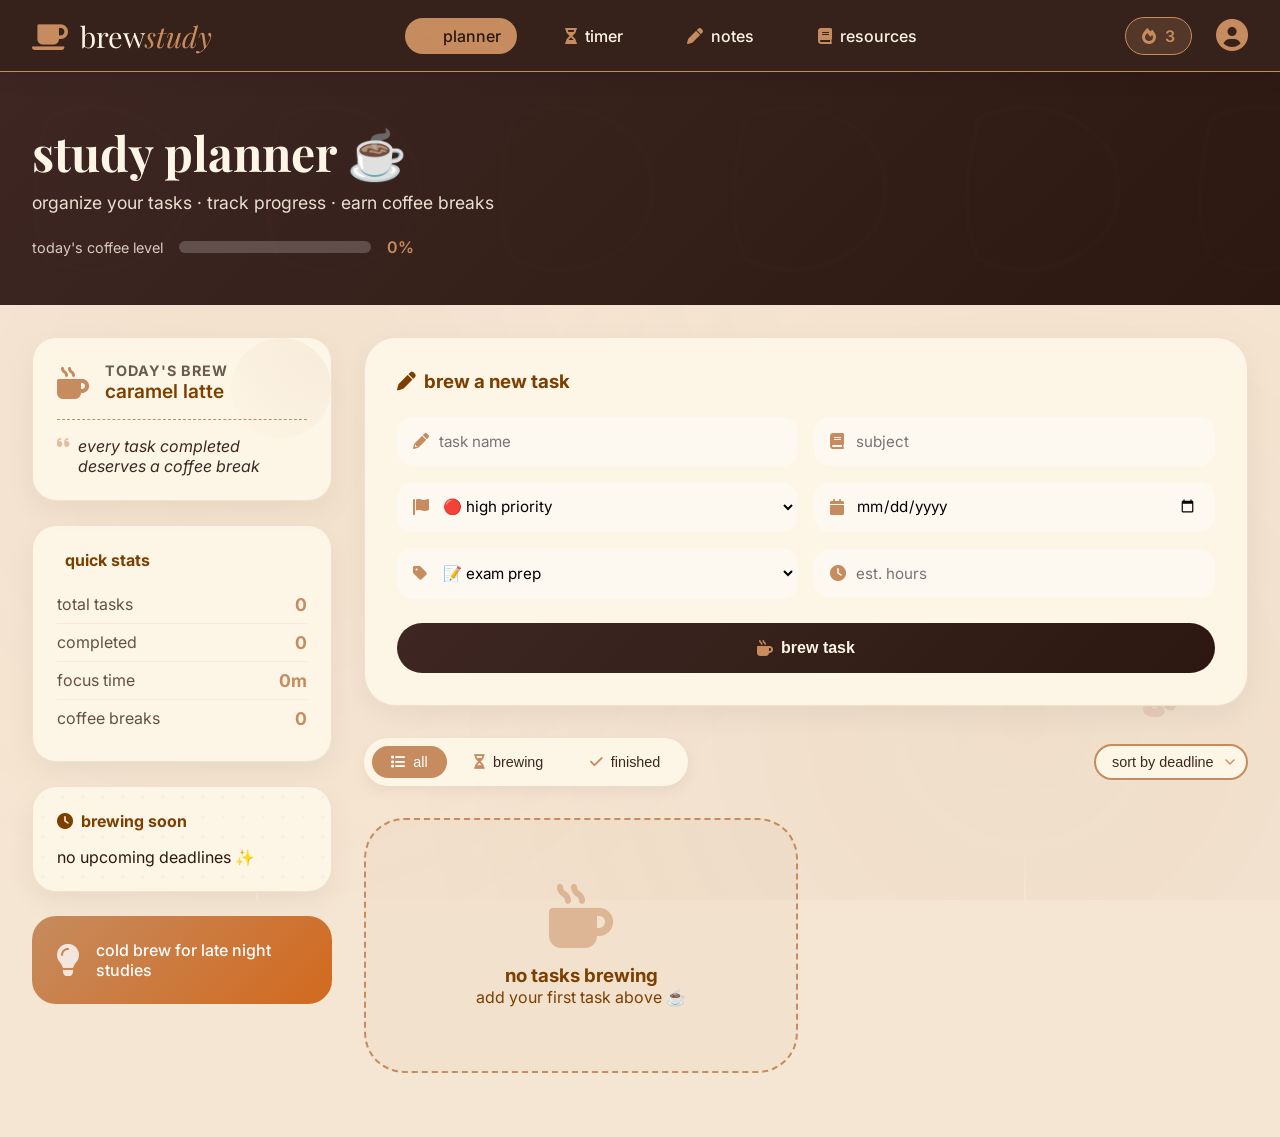
<file: index.html>
<!DOCTYPE html>
<html lang="en">
  <head>
    <meta charset="UTF-8" />
    <meta name="viewport" content="width=device-width, initial-scale=1.0" />
    <title>brew planner · coffee study cafe</title>

    <!-- Styles -->
    <link rel="stylesheet" href="planner.css" />

    <!-- Fonts & Icons -->
    <link
      rel="stylesheet"
      href="https://cdnjs.cloudflare.com/ajax/libs/font-awesome/6.0.0/css/all.min.css"
    />
    <link
      href="https://fonts.googleapis.com/css2?family=Inter:wght@300;400;500;600;700&family=Playfair+Display:wght@400;500;600;700&display=swap"
      rel="stylesheet"
    />
  </head>
  <body>
    <!-- floating coffee beans background -->
    <div class="bg-ambiance">
      <div class="bean bean-1">🫘</div>
      <div class="bean bean-2">🫘</div>
      <div class="bean bean-3">🫘</div>
      <div class="steam steam-1"></div>
      <div class="steam steam-2"></div>
    </div>

    <!-- main navigation -->
    <nav class="nav">
      <div class="nav-container">
        <a href="index.html" class="logo">
          <i class="fas fa-mug-saucer"></i>
          brew<span>study</span>
        </a>
        <div class="nav-links">
          <a href="planner.html" class="active"
            ><i class="fas fa-calendar-check"></i> planner</a
          >
          <a href="pomodoro.html"
            ><i class="fas fa-hourglass-half"></i> timer</a
          >
          <a href="notes.html"><i class="fas fa-pen"></i> notes</a>
          <a href="resources.html"><i class="fas fa-book"></i> resources</a>
        </div>
        <div class="nav-right">
          <div class="streak">
            <i class="fas fa-fire"></i>
            <span id="streakDisplay">3</span>
          </div>
          <div class="avatar">
            <i class="fas fa-circle-user"></i>
          </div>
        </div>
      </div>
    </nav>

    <!-- page header -->
    <header class="page-header">
      <div class="header-content">
        <h1>study planner ☕</h1>
        <p>organize your tasks · track progress · earn coffee breaks</p>
        <div class="coffee-level">
          <span>today's coffee level</span>
          <div class="level-meter">
            <div class="level-fill" id="coffeeMeter" style="width: 0%"></div>
          </div>
          <span class="level-percent" id="coffeePercent">0%</span>
        </div>
      </div>
    </header>

    <main class="planner-main">
      <!-- left sidebar - coffee shop details -->
      <aside class="planner-sidebar">
        <!-- cafe special -->
        <div class="cafe-card">
          <div class="cafe-special">
            <i class="fas fa-mug-hot"></i>
            <div>
              <h4>today's brew</h4>
              <p id="todaysCoffee">caramel latte</p>
            </div>
          </div>
          <div class="cafe-quote">
            <i class="fas fa-quote-left"></i>
            <p id="motivationPhrase">one task at a time, one sip at a time</p>
          </div>
        </div>

        <!-- quick stats -->
        <div class="stats-card">
          <h4><i class="fas fa-chart-simple"></i> quick stats</h4>
          <div class="stat-item">
            <span>total tasks</span>
            <strong id="totalTasksStat">0</strong>
          </div>
          <div class="stat-item">
            <span>completed</span>
            <strong id="completedTasksStat">0</strong>
          </div>
          <div class="stat-item">
            <span>focus time</span>
            <strong id="focusTimeStat">0m</strong>
          </div>
          <div class="stat-item">
            <span>coffee breaks</span>
            <strong id="coffeeBreaksStat">0</strong>
          </div>
        </div>

        <!-- upcoming deadlines (coffee stain style) -->
        <div class="deadlines-card">
          <h4><i class="fas fa-clock"></i> brewing soon</h4>
          <div id="upcomingDeadlines" class="deadlines-list">
            <!-- deadlines will appear here -->
          </div>
        </div>

        <!-- coffee tip -->
        <div class="tip-card">
          <i class="fas fa-lightbulb"></i>
          <p id="coffeeTip">finish 3 tasks = coffee break!</p>
        </div>
      </aside>

      <!-- main content area -->
      <div class="planner-content">
        <!-- add task form (like ordering coffee) -->
        <div class="order-card">
          <h3><i class="fas fa-pen"></i> brew a new task</h3>
          <form id="taskForm" class="order-form">
            <div class="form-row">
              <div class="input-group">
                <i class="fas fa-pencil"></i>
                <input
                  type="text"
                  id="taskName"
                  placeholder="task name"
                  required
                />
              </div>
              <div class="input-group">
                <i class="fas fa-book"></i>
                <input
                  type="text"
                  id="taskSubject"
                  placeholder="subject"
                  required
                />
              </div>
            </div>

            <div class="form-row">
              <div class="input-group">
                <i class="fas fa-flag"></i>
                <select id="taskPriority">
                  <option value="high">🔴 high priority</option>
                  <option value="medium">🟡 medium priority</option>
                  <option value="low">🟢 low priority</option>
                </select>
              </div>
              <div class="input-group">
                <i class="fas fa-calendar"></i>
                <input type="date" id="taskDeadline" required />
              </div>
            </div>

            <div class="form-row">
              <div class="input-group">
                <i class="fas fa-tag"></i>
                <select id="taskCategory">
                  <option value="exam">📝 exam prep</option>
                  <option value="assignment">📚 assignment</option>
                  <option value="reading">📖 reading</option>
                  <option value="project">💻 project</option>
                </select>
              </div>
              <div class="input-group">
                <i class="fas fa-clock"></i>
                <input
                  type="number"
                  id="taskHours"
                  placeholder="est. hours"
                  min="0.5"
                  step="0.5"
                />
              </div>
            </div>

            <button type="submit" class="brew-btn">
              <i class="fas fa-mug-hot"></i>
              brew task
            </button>
          </form>
        </div>

        <!-- filter and sort (like coffee menu) -->
        <div class="menu-controls">
          <div class="filter-group">
            <button class="filter-btn active" data-filter="all">
              <i class="fas fa-list"></i> all
            </button>
            <button class="filter-btn" data-filter="pending">
              <i class="fas fa-hourglass"></i> brewing
            </button>
            <button class="filter-btn" data-filter="completed">
              <i class="fas fa-check"></i> finished
            </button>
          </div>
          <div class="sort-group">
            <select id="sortTasks">
              <option value="deadline">sort by deadline</option>
              <option value="priority">sort by priority</option>
              <option value="subject">sort by subject</option>
            </select>
          </div>
        </div>

        <!-- tasks grid (coffee menu style) -->
        <div class="menu-grid" id="tasksContainer">
          <!-- tasks will appear here -->
        </div>
      </div>
    </main>

    <!-- coffee break modal -->
    <div id="coffeeBreakModal" class="modal">
      <div class="modal-content">
        <i class="fas fa-mug-hot"></i>
        <h2>time for a coffee break!</h2>
        <p>you've completed 3 tasks. take 5 minutes to refresh.</p>
        <button class="modal-btn" onclick="closeCoffeeModal()">
          <i class="fas fa-check"></i> i'll be right back
        </button>
      </div>
    </div>

    <script src="planner.js"></script>
  </body>
</html>
</file>
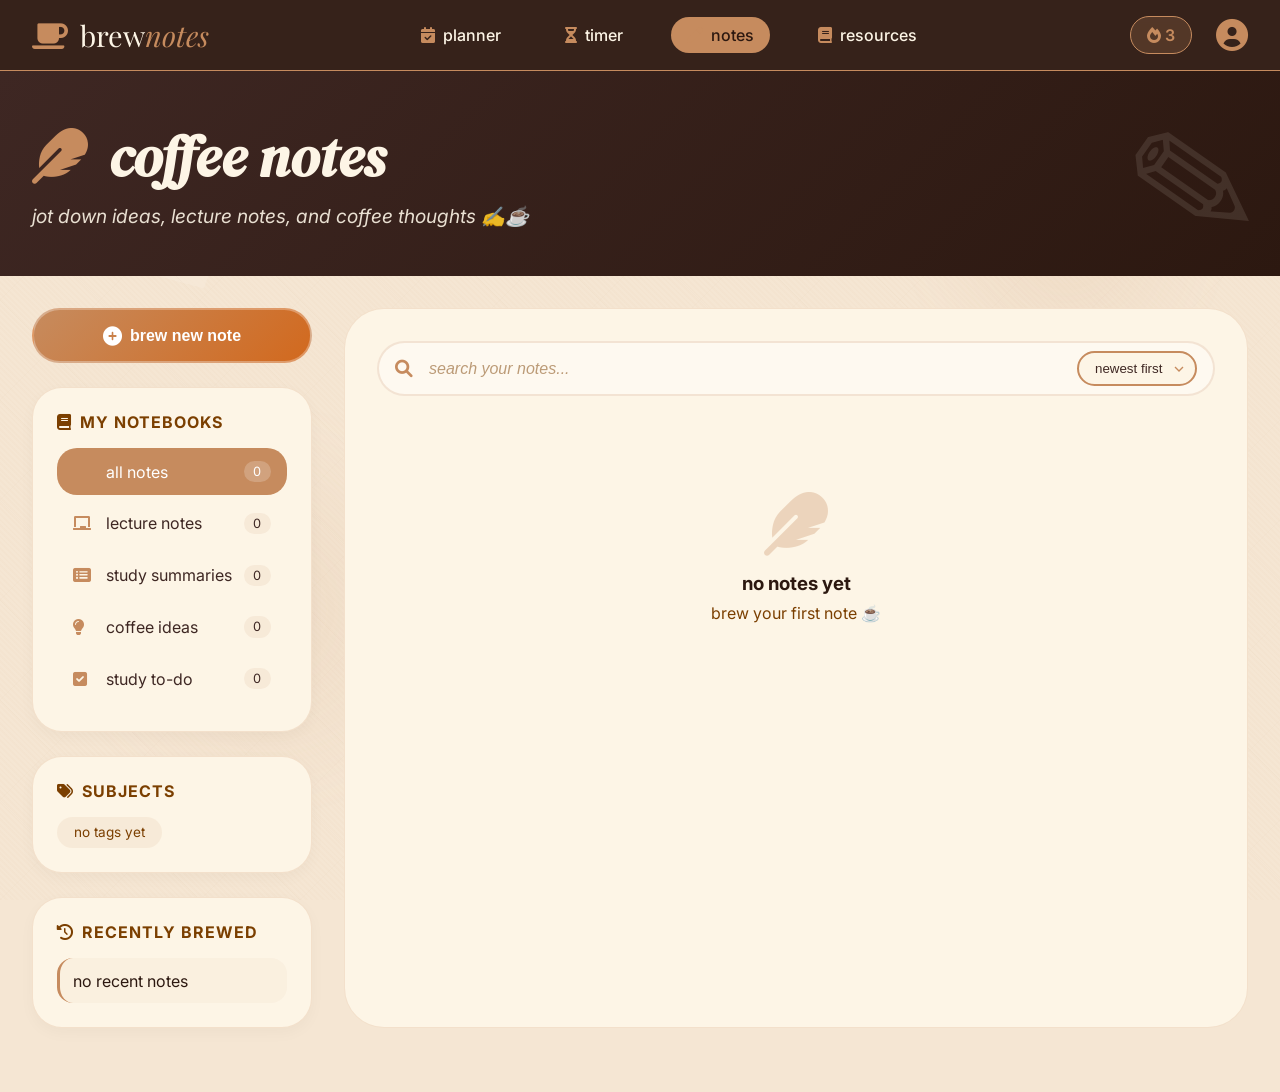
<file: notes.html>
<!doctype html>
<html lang="en">
  <head>
    <meta charset="UTF-8" />
    <meta name="viewport" content="width=device-width, initial-scale=1.0" />
    <title>coffee notes · brew ideas ☕</title>

    <link rel="stylesheet" href="notes.css" />
    <link
      rel="stylesheet"
      href="https://cdnjs.cloudflare.com/ajax/libs/font-awesome/6.0.0/css/all.min.css"
    />
    <link
      href="https://fonts.googleapis.com/css2?family=Inter:wght@300;400;500;600;700&family=Playfair+Display:wght@400;500;600;700&family=DM+Serif+Display:ital@0;1&display=swap"
      rel="stylesheet"
    />
  </head>
  <body>
    <!-- cozy notebook ambiance -->
    <div class="notebook-ambiance">
      <div class="paper-texture"></div>
      <div class="coffee-stain stain-1"></div>
      <div class="coffee-stain stain-2"></div>
      <div class="floating-paper"></div>
    </div>

    <!-- navigation -->
    <nav class="nav">
      <div class="nav-container">
        <a href="index.html" class="logo">
          <i class="fas fa-mug-saucer"></i>
          brew<span>notes</span>
        </a>
        <div class="nav-links">
          <a href="planner.html"
            ><i class="fas fa-calendar-check"></i> planner</a
          >
          <a href="pomodoro.html"
            ><i class="fas fa-hourglass-half"></i> timer</a
          >
          <a href="notes.html" class="active"
            ><i class="fas fa-pen"></i> notes</a
          >
          <a href="resources.html"><i class="fas fa-book"></i> resources</a>
        </div>
        <div class="nav-right">
          <div class="streak">
            <i class="fas fa-fire"></i>
            <span id="streakDisplay">3</span>
          </div>
          <div class="avatar">
            <i class="fas fa-circle-user"></i>
          </div>
        </div>
      </div>
    </nav>

    <!-- page header -->
    <header class="notes-header">
      <div class="header-content">
        <h1><i class="fas fa-feather"></i> coffee notes</h1>
        <p>jot down ideas, lecture notes, and coffee thoughts ✍️☕</p>
      </div>
    </header>

    <main class="notes-main">
      <!-- left sidebar - notebooks & categories -->
      <aside class="notes-sidebar">
        <!-- new note button -->
        <button id="newNoteBtn" class="new-note-btn">
          <i class="fas fa-plus-circle"></i>
          brew new note
        </button>

        <!-- notebooks (categories) -->
        <div class="notebooks-section">
          <h3><i class="fas fa-book"></i> my notebooks</h3>
          <ul class="notebook-list" id="notebookList">
            <li class="notebook-item active" data-category="all">
              <i class="fas fa-notebook"></i>
              all notes
              <span class="note-count" id="allCount">0</span>
            </li>
            <li class="notebook-item" data-category="lecture">
              <i class="fas fa-chalkboard"></i>
              lecture notes
              <span class="note-count" id="lectureCount">0</span>
            </li>
            <li class="notebook-item" data-category="summary">
              <i class="fas fa-list-alt"></i>
              study summaries
              <span class="note-count" id="summaryCount">0</span>
            </li>
            <li class="notebook-item" data-category="ideas">
              <i class="fas fa-lightbulb"></i>
              coffee ideas
              <span class="note-count" id="ideasCount">0</span>
            </li>
            <li class="notebook-item" data-category="todo">
              <i class="fas fa-check-square"></i>
              study to-do
              <span class="note-count" id="todoCount">0</span>
            </li>
          </ul>
        </div>

        <!-- tags / subjects -->
        <div class="tags-section">
          <h3><i class="fas fa-tags"></i> subjects</h3>
          <div class="tag-cloud" id="tagCloud">
            <!-- tags will appear here -->
          </div>
        </div>

        <!-- recent notes preview -->
        <div class="recent-section">
          <h3><i class="fas fa-history"></i> recently brewed</h3>
          <div id="recentNotes" class="recent-list">
            <!-- recent notes will appear here -->
          </div>
        </div>
      </aside>

      <!-- main notes area -->
      <div class="notes-workspace">
        <!-- search bar -->
        <div class="search-bar">
          <i class="fas fa-search"></i>
          <input
            type="text"
            id="searchNotes"
            placeholder="search your notes..."
          />
          <div class="search-filters">
            <select id="sortNotes">
              <option value="newest">newest first</option>
              <option value="oldest">oldest first</option>
              <option value="title">by title</option>
            </select>
          </div>
        </div>

        <!-- notes grid / editor toggle -->
        <div id="notesView" class="notes-view">
          <!-- notes grid will be here -->
        </div>

        <!-- note editor (hidden by default) -->
        <div id="noteEditor" class="note-editor hidden">
          <div class="editor-header">
            <input type="text" id="noteTitle" placeholder="note title..." />
            <div class="editor-actions">
              <button id="saveNote" class="save-btn">
                <i class="fas fa-save"></i> save note
              </button>
              <button id="cancelEdit" class="cancel-btn">
                <i class="fas fa-times"></i> cancel
              </button>
            </div>
          </div>

          <div class="editor-toolbar">
            <button class="tool-btn" data-command="bold">
              <i class="fas fa-bold"></i>
            </button>
            <button class="tool-btn" data-command="italic">
              <i class="fas fa-italic"></i>
            </button>
            <button class="tool-btn" data-command="underline">
              <i class="fas fa-underline"></i>
            </button>
            <button class="tool-btn" data-command="insertUnorderedList">
              <i class="fas fa-list-ul"></i>
            </button>
            <button class="tool-btn" data-command="insertOrderedList">
              <i class="fas fa-list-ol"></i>
            </button>
            <button class="tool-btn" data-command="h1">
              <i class="fas fa-heading"></i> H1
            </button>
            <button class="tool-btn" data-command="h2">
              <i class="fas fa-heading"></i> H2
            </button>
            <select class="tool-select" id="noteCategory">
              <option value="lecture">📝 lecture notes</option>
              <option value="summary">📚 study summary</option>
              <option value="ideas">💡 coffee ideas</option>
              <option value="todo">✅ study to-do</option>
            </select>
          </div>

          <div
            id="noteContent"
            class="editor-content"
            contenteditable="true"
          ></div>

          <div class="editor-footer">
            <div class="note-meta">
              <span id="wordCount">0 words</span>
              <span id="charCount">0 characters</span>
            </div>
            <div class="coffee-reminder">
              <i class="fas fa-mug-hot"></i>
              <span id="typingTip">writing makes you thirsty...</span>
            </div>
          </div>
        </div>
      </div>
    </main>

    <!-- coffee break modal for notes -->
    <div id="coffeeNoteModal" class="modal">
      <div class="modal-content notebook-modal">
        <i class="fas fa-feather"></i>
        <h2>great ideas brewing! ☕</h2>
        <p>you've written 500 words. time to stretch and refill your coffee?</p>
        <div class="modal-buttons">
          <button onclick="closeNoteModal()" class="secondary-btn">
            keep writing
          </button>
          <button onclick="takeCoffeeBreak()" class="primary-btn">
            <i class="fas fa-mug-hot"></i> coffee break
          </button>
        </div>
      </div>
    </div>

    <script src="notes.js"></script>
  </body>
</html>
</file>
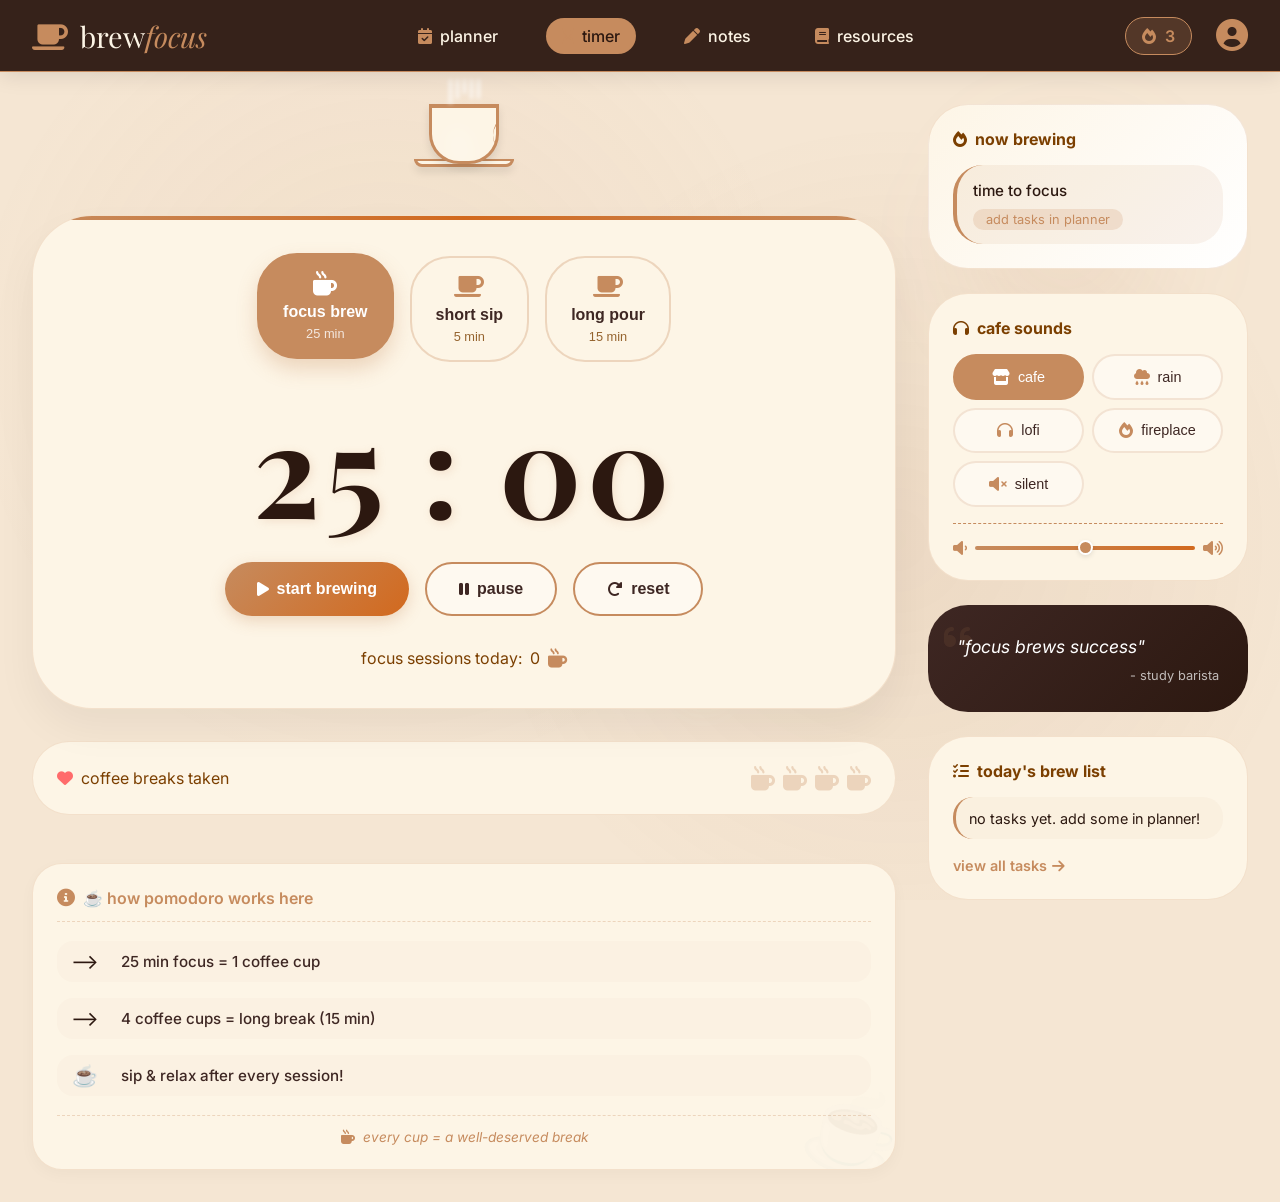
<file: pomodoro.html>
<!doctype html>
<html lang="en">
  <head>
    <meta charset="UTF-8" />
    <meta name="viewport" content="width=device-width, initial-scale=1.0" />
    <title>coffee timer · brew focus</title>

    <link rel="stylesheet" href="pomodoro.css" />
    <link
      rel="stylesheet"
      href="https://cdnjs.cloudflare.com/ajax/libs/font-awesome/6.0.0/css/all.min.css"
    />
    <link
      href="https://fonts.googleapis.com/css2?family=Inter:wght@300;400;500;600;700&family=Playfair+Display:wght@400;500;600;700&display=swap"
      rel="stylesheet"
    />
  </head>
  <body>
    <!-- coffee shop atmosphere -->
    <div class="cafe-ambiance">
      <div class="steam-large"></div>
      <div class="steam-large delay"></div>
      <div class="coffee-ring"></div>
      <div class="beans-bg"></div>
    </div>

    <!-- navigation -->
    <nav class="nav">
      <div class="nav-container">
        <a href="index.html" class="logo">
          <i class="fas fa-mug-saucer"></i>
          brew<span>focus</span>
        </a>
        <div class="nav-links">
          <a href="planner.html"
            ><i class="fas fa-calendar-check"></i> planner</a
          >
          <a href="pomodoro.html" class="active"
            ><i class="fas fa-hourglass-half"></i> timer</a
          >
          <a href="notes.html"><i class="fas fa-pen"></i> notes</a>
          <a href="resources.html"><i class="fas fa-book"></i> resources</a>
        </div>
        <div class="nav-right">
          <div class="streak">
            <i class="fas fa-fire"></i>
            <span id="streakDisplay">3</span>
          </div>
          <div class="avatar">
            <i class="fas fa-circle-user"></i>
          </div>
        </div>
      </div>
    </nav>

    <!-- main timer section -->
    <main class="timer-page">
      <div class="timer-container">
        <!-- decorative coffee cup -->
        <!-- decorative coffee cup - FIXED WITH STEAM -->
        <div class="coffee-cup-decoration">
          <div class="cup">
            <div class="cup-handle"></div>
            <div class="coffee-liquid" id="coffeeLiquid"></div>
          </div>
          <div class="saucer"></div>
          <div class="steam-container">
            <div class="steam-particle"></div>
            <div class="steam-particle"></div>
            <div class="steam-particle"></div>
            <div class="steam-particle"></div>
            <div class="steam-particle"></div>
          </div>
        </div>

        <!-- timer card -->
        <div class="timer-card">
          <!-- mode selector -->
          <div class="timer-modes">
            <button class="mode-btn active" data-mode="pomodoro">
              <i class="fas fa-mug-hot"></i>
              <span>focus brew</span>
              <small>25 min</small>
            </button>
            <button class="mode-btn" data-mode="shortBreak">
              <i class="fas fa-coffee"></i>
              <span>short sip</span>
              <small>5 min</small>
            </button>
            <button class="mode-btn" data-mode="longBreak">
              <i class="fas fa-mug-saucer"></i>
              <span>long pour</span>
              <small>15 min</small>
            </button>
          </div>

          <!-- timer display -->
          <div class="timer-display" id="timerDisplay">
            <span id="minutes">25</span>
            <span>:</span>
            <span id="seconds">00</span>
          </div>

          <!-- timer controls -->
          <div class="timer-controls">
            <button id="startTimer" class="control-btn primary">
              <i class="fas fa-play"></i>
              start brewing
            </button>
            <button id="pauseTimer" class="control-btn secondary">
              <i class="fas fa-pause"></i>
              pause
            </button>
            <button id="resetTimer" class="control-btn secondary">
              <i class="fas fa-rotate-right"></i>
              reset
            </button>
          </div>

          <!-- session counter -->
          <div class="session-counter">
            <span>focus sessions today:</span>
            <span id="sessionCount">0</span>
            <i class="fas fa-mug-hot"></i>
          </div>
        </div>

        <!-- coffee break tracker -->
        <div class="coffee-tracker">
          <div class="tracker-label">
            <i class="fas fa-heart"></i>
            <span>coffee breaks taken</span>
          </div>
          <div class="coffee-cups" id="coffeeCups">
            <i class="fas fa-mug-hot empty"></i>
            <i class="fas fa-mug-hot empty"></i>
            <i class="fas fa-mug-hot empty"></i>
            <i class="fas fa-mug-hot empty"></i>
          </div>
        </div>

        <!-- ✨ NEW: Pomodoro explanation card -->
        <div class="pomodoro-info-card">
          <div class="info-header">
            <i class="fas fa-info-circle"></i>
            <span>☕ how pomodoro works here</span>
          </div>
          <div class="info-steps">
            <div class="info-step">
              <div class="step-icon">--></div>
              <div class="step-text">25 min focus = 1 coffee cup</div>
            </div>
            <div class="info-step">
              <div class="step-icon">--></div>
              <div class="step-text">4 coffee cups = long break (15 min)</div>
            </div>
            <div class="info-step">
              <div class="step-icon">☕</div>
              <div class="step-text">sip & relax after every session!</div>
            </div>
          </div>
          <div class="info-footer">
            <i class="fas fa-mug-hot"></i>
            <span>every cup = a well-deserved break</span>
          </div>
        </div>
      </div>

      <!-- side panel - coffee shop info -->
      <aside class="cafe-sidebar">
        <!-- now brewing -->
        <div class="brewing-card">
          <h4><i class="fas fa-fire"></i> now brewing</h4>
          <div class="brewing-suggestion" id="brewingSuggestion">
            <p class="suggestion-text">
              time to focus on your high priority task
            </p>
            <span class="suggestion-tag">from your planner</span>
          </div>
        </div>

        <!-- study sounds (cafe ambience) -->
        <div class="sounds-card">
          <h4><i class="fas fa-headphones"></i> cafe sounds</h4>
          <div class="sound-buttons">
            <button class="sound-btn active" data-sound="cafe">
              <i class="fas fa-store"></i>
              <span>cafe</span>
            </button>
            <button class="sound-btn" data-sound="rain">
              <i class="fas fa-cloud-rain"></i>
              <span>rain</span>
            </button>
            <button class="sound-btn" data-sound="lofi">
              <i class="fas fa-headphones"></i>
              <span>lofi</span>
            </button>
            <button class="sound-btn" data-sound="fire">
              <i class="fas fa-fire"></i>
              <span>fireplace</span>
            </button>
            <button class="sound-btn" data-sound="none">
              <i class="fas fa-volume-xmark"></i>
              <span>silent</span>
            </button>
          </div>
          <div class="volume-control">
            <i class="fas fa-volume-low"></i>
            <input
              type="range"
              id="volumeSlider"
              min="0"
              max="100"
              value="50"
            />
            <i class="fas fa-volume-high"></i>
          </div>
        </div>

        <!-- coffee quotes -->
        <div class="quote-card">
          <i class="fas fa-quote-left"></i>
          <p id="cafeQuote">"coffee is the best study partner"</p>
          <span class="quote-author">- cafe wisdom</span>
        </div>

        <!-- mini task list -->
        <div class="mini-tasks-card">
          <h4><i class="fas fa-list-check"></i> today's brew list</h4>
          <div id="miniTaskList" class="mini-task-list">
            <!-- tasks from planner will appear here -->
          </div>
          <a href="planner.html" class="view-all-link">
            view all tasks <i class="fas fa-arrow-right"></i>
          </a>
        </div>
      </aside>
    </main>

    <!-- coffee break celebration modal -->
    <div id="coffeeCelebration" class="celebration-modal">
      <div class="celebration-content">
        <i class="fas fa-mug-hot"></i>
        <h2>coffee break achieved! ☕</h2>
        <p>you've completed a focus session. time to relax and sip.</p>
        <div class="celebration-buttons">
          <button onclick="startBreak()" class="primary-btn">
            <i class="fas fa-coffee"></i> take a break
          </button>
          <button onclick="closeCelebration()" class="secondary-btn">
            continue focus
          </button>
        </div>
      </div>
    </div>

    <script src="pomodoro.js"></script>
  </body>
</html>
</file>
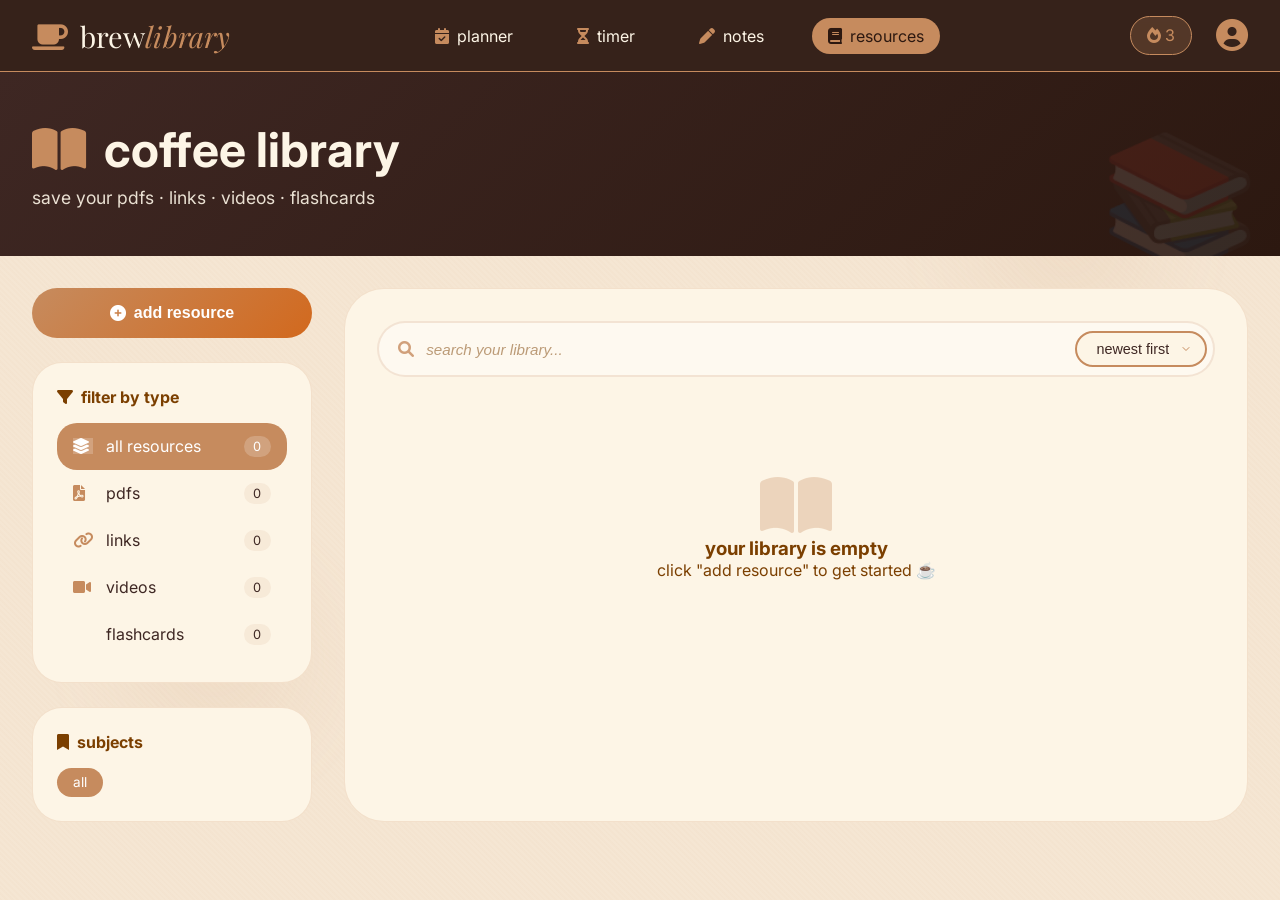
<file: resources.html>
<!doctype html>
<html lang="en">
  <head>
    <meta charset="UTF-8" />
    <meta name="viewport" content="width=device-width, initial-scale=1.0" />
    <title>coffee library · study resources ☕</title>

    <link rel="stylesheet" href="resources.css" />
    <link
      rel="stylesheet"
      href="https://cdnjs.cloudflare.com/ajax/libs/font-awesome/6.0.0/css/all.min.css"
    />
    <link
      href="https://fonts.googleapis.com/css2?family=Inter:wght@300;400;500;600;700&family=Playfair+Display:wght@400;500;600;700&display=swap"
      rel="stylesheet"
    />
  </head>
  <body>
    <!-- cozy library ambiance (same as notes) -->
    <div class="library-ambiance">
      <div class="paper-texture"></div>
      <div class="coffee-stain stain-1"></div>
      <div class="coffee-stain stain-2"></div>
      <div class="floating-book">📚</div>
      <div class="floating-book">📖</div>
    </div>

    <!-- navigation (same as all pages) -->
    <nav class="nav">
      <div class="nav-container">
        <a href="index.html" class="logo">
          <i class="fas fa-mug-saucer"></i>
          brew<span>library</span>
        </a>
        <div class="nav-links">
          <a href="planner.html"
            ><i class="fas fa-calendar-check"></i> planner</a
          >
          <a href="pomodoro.html"
            ><i class="fas fa-hourglass-half"></i> timer</a
          >
          <a href="notes.html"><i class="fas fa-pen"></i> notes</a>
          <a href="resources.html" class="active"
            ><i class="fas fa-book"></i> resources</a
          >
        </div>
        <div class="nav-right">
          <div class="streak">
            <i class="fas fa-fire"></i>
            <span id="streakDisplay">3</span>
          </div>
          <div class="avatar">
            <i class="fas fa-circle-user"></i>
          </div>
        </div>
      </div>
    </nav>

    <!-- page header (same style as notes) -->
    <header class="resources-header">
      <div class="header-content">
        <h1><i class="fas fa-book-open"></i> coffee library</h1>
        <p>save your pdfs · links · videos · flashcards</p>
      </div>
    </header>

    <main class="resources-main">
      <!-- LEFT SIDEBAR - Categories & Filters (like notes) -->
      <aside class="resources-sidebar">
        <!-- add resource button -->
        <button id="addResourceBtn" class="add-resource-btn">
          <i class="fas fa-plus-circle"></i>
          add resource
        </button>

        <!-- resource types / filters -->
        <div class="filters-section">
          <h3><i class="fas fa-filter"></i> filter by type</h3>
          <ul class="filter-list" id="filterList">
            <li class="filter-item active" data-filter="all">
              <i class="fas fa-layer-group"></i>
              all resources
              <span class="filter-count" id="totalCount">0</span>
            </li>
            <li class="filter-item" data-filter="pdf">
              <i class="fas fa-file-pdf"></i>
              pdfs
              <span class="filter-count" id="pdfCount">0</span>
            </li>
            <li class="filter-item" data-filter="link">
              <i class="fas fa-link"></i>
              links
              <span class="filter-count" id="linkCount">0</span>
            </li>
            <li class="filter-item" data-filter="video">
              <i class="fas fa-video"></i>
              videos
              <span class="filter-count" id="videoCount">0</span>
            </li>
            <li class="filter-item" data-filter="flashcard">
              <i class="fas fa-cards"></i>
              flashcards
              <span class="filter-count" id="flashcardCount">0</span>
            </li>
          </ul>
        </div>

        <!-- subjects filter (dynamic) -->
        <div class="subjects-section">
          <h3><i class="fas fa-bookmark"></i> subjects</h3>
          <div class="subjects-list" id="subjectsList">
            <!-- subjects will appear here -->
          </div>
        </div>
      </aside>

      <!-- RIGHT MAIN AREA - Resources Grid -->
      <div class="resources-workspace">
        <!-- search bar (like notes) -->
        <div class="search-bar">
          <i class="fas fa-search"></i>
          <input
            type="text"
            id="searchInput"
            placeholder="search your library..."
          />
          <select id="sortSelect">
            <option value="newest">newest first</option>
            <option value="oldest">oldest first</option>
            <option value="title">by title</option>
          </select>
        </div>

        <!-- resources grid -->
        <div id="resourcesGrid" class="resources-grid">
          <!-- resources will appear here -->
        </div>
      </div>
    </main>

    <!-- ADD RESOURCE MODAL (simple popup) -->
    <div id="resourceModal" class="modal">
      <div class="modal-content">
        <h2><i class="fas fa-plus-circle"></i> add new resource</h2>

        <form id="resourceForm">
          <div class="form-group">
            <label>title</label>
            <input
              type="text"
              id="title"
              required
              placeholder="e.g. Calculus Chapter 1"
            />
          </div>

          <div class="form-group">
            <label>subject</label>
            <input
              type="text"
              id="subject"
              required
              placeholder="e.g. Mathematics"
            />
          </div>

          <div class="form-group">
            <label>type</label>
            <select id="type" required>
              <option value="pdf">📄 PDF</option>
              <option value="link">🔗 Link</option>
              <option value="video">🎥 Video</option>
              <option value="flashcard">🎴 Flashcards</option>
            </select>
          </div>

          <div class="form-group">
            <label>url / link</label>
            <input type="url" id="url" placeholder="https://..." />
          </div>
          <div class="form-group">
            <label>or upload file</label>
            <div class="file-upload-area">
              <input type="file" id="fileUpload" style="display: none" />
              <button type="button" id="fileUploadBtn" class="file-upload-btn">
                <i class="fas fa-cloud-upload-alt"></i> choose file
              </button>
              <span id="fileName" class="file-name">no file chosen</span>
            </div>
          </div>

          <div class="form-group">
            <label>tags (comma separated)</label>
            <input type="text" id="tags" placeholder="math, exam, chapter1" />
          </div>

          <!-- flashcard section (shown only when flashcard selected) -->
          <div id="flashcardSection" class="flashcard-section hidden">
            <label>flashcards</label>
            <div id="flashcardPairs">
              <div class="flashcard-pair">
                <input type="text" class="term" placeholder="term" />
                <input
                  type="text"
                  class="definition"
                  placeholder="definition"
                />
                <button type="button" class="remove-pair">
                  <i class="fas fa-times"></i>
                </button>
              </div>
            </div>
            <button type="button" id="addPairBtn" class="add-pair-btn">
              <i class="fas fa-plus"></i> add card
            </button>
          </div>

          <div class="modal-actions">
            <button type="button" class="cancel-btn" onclick="closeModal()">
              cancel
            </button>
            <button type="submit" class="save-btn">save resource</button>
          </div>
        </form>
      </div>
    </div>

    <!-- FLASHCARD STUDY MODAL -->
    <div id="flashcardModal" class="modal">
      <div class="modal-content flashcard-content">
        <h2 id="flashcardTitle"></h2>
        <div class="flashcard-container">
          <div class="flashcard" id="flashcard">
            <div class="flashcard-front" id="flashcardFront"></div>
            <div class="flashcard-back" id="flashcardBack"></div>
          </div>
        </div>
        <div class="flashcard-controls">
          <span id="flashcardCounter">1 / 1</span>
          <div>
            <button id="prevCard" class="flashcard-btn">
              <i class="fas fa-chevron-left"></i>
            </button>
            <button id="flipCard" class="flashcard-btn">
              <i class="fas fa-sync-alt"></i> flip
            </button>
            <button id="nextCard" class="flashcard-btn">
              <i class="fas fa-chevron-right"></i>
            </button>
          </div>
          <button class="close-flashcard-btn" onclick="closeFlashcardModal()">
            <i class="fas fa-times"></i>
          </button>
        </div>
      </div>
    </div>

    <script src="resources.js"></script>
  </body>
</html>
</file>
<file: planner.css>
/* COFFEE SHOP THEME - PLANNER PAGE */

* {
    margin: 0;
    padding: 0;
    box-sizing: border-box;
}

:root {
    --espresso: #2C1810;
    --coffee-bean: #3E2723;
    --latte: #F5E6D3;
    --crema: #FDF5E6;
    --caramel: #C68B5E;
    --mocha: #7B3F00;
    --cinnamon: #D2691E;
    --cream: #FFF8E7;
    --warm-white: #FEF9F0;
    --wood-light: #DEB887;
    --wood-dark: #8B4513;
}

body {
    font-family: 'Inter', sans-serif;
    background: var(--latte);
    color: var(--espresso);
    min-height: 100vh;
    position: relative;
    overflow-x: hidden;
}

/* coffee shop ambiance */
.bg-ambiance {
    position: fixed;
    top: 0;
    left: 0;
    width: 100%;
    height: 100%;
    pointer-events: none;
    z-index: -1;
    background: radial-gradient(circle at 20% 50%, rgba(198, 139, 94, 0.05) 0%, transparent 50%),
                radial-gradient(circle at 80% 80%, rgba(139, 69, 19, 0.05) 0%, transparent 50%);
}

.bean {
    position: absolute;
    font-size: 2rem;
    opacity: 0.1;
    animation: float 20s infinite linear;
}

.bean-1 { top: 10%; left: 5%; animation-delay: 0s; }
.bean-2 { bottom: 20%; right: 8%; animation-delay: -5s; }
.bean-3 { top: 60%; left: 90%; animation-delay: -10s; }

@keyframes float {
    0% { transform: translateY(0) rotate(0deg); }
    50% { transform: translateY(-20px) rotate(180deg); }
    100% { transform: translateY(0) rotate(360deg); }
}

.steam {
    position: absolute;
    width: 2px;
    height: 60px;
    background: linear-gradient(to top, rgba(255,255,255,0.2), transparent);
    bottom: 0;
    left: 20%;
    animation: steamRise 4s infinite ease-out;
}

.steam-2 { left: 80%; animation-delay: 2s; }

@keyframes steamRise {
    0% { transform: translateY(0) scaleX(1); opacity: 0; }
    10% { opacity: 0.3; }
    100% { transform: translateY(-100px) scaleX(2); opacity: 0; }
}

/* navigation */
.nav {
    background: rgba(44, 24, 16, 0.95);
    backdrop-filter: blur(10px);
    padding: 1rem 0;
    position: sticky;
    top: 0;
    z-index: 100;
    box-shadow: 0 4px 20px rgba(0,0,0,0.1);
    border-bottom: 1px solid var(--caramel);
}

.nav-container {
    max-width: 1400px;
    margin: 0 auto;
    padding: 0 2rem;
    display: flex;
    justify-content: space-between;
    align-items: center;
}

.logo {
    font-family: 'Playfair Display', serif;
    font-size: 1.8rem;
    text-decoration: none;
    color: var(--crema);
}

.logo i {
    color: var(--caramel);
    margin-right: 0.3rem;
}

.logo span {
    color: var(--caramel);
    font-weight: 300;
    font-style: italic;
}

.nav-links {
    display: flex;
    gap: 2rem;
}

.nav-links a {
    color: var(--crema);
    text-decoration: none;
    font-weight: 500;
    padding: 0.5rem 1rem;
    border-radius: 30px;
    transition: all 0.3s ease;
    display: flex;
    align-items: center;
    gap: 0.5rem;
}

.nav-links a i {
    color: var(--caramel);
}

.nav-links a:hover,
.nav-links a.active {
    background: var(--caramel);
    color: var(--espresso);
}

.nav-links a:hover i {
    color: var(--espresso);
}

.nav-right {
    display: flex;
    align-items: center;
    gap: 1.5rem;
}

.streak {
    background: rgba(198, 139, 94, 0.2);
    padding: 0.5rem 1rem;
    border-radius: 30px;
    color: var(--caramel);
    font-weight: 600;
    border: 1px solid var(--caramel);
}

.streak i {
    color: var(--caramel);
    margin-right: 0.3rem;
}

.avatar {
    font-size: 2rem;
    color: var(--caramel);
    cursor: pointer;
}

/* page header */
.page-header {
    background: linear-gradient(135deg, var(--coffee-bean), var(--espresso));
    color: var(--crema);
    padding: 3rem 2rem;
    margin-bottom: 2rem;
    position: relative;
    overflow: hidden;
}

.page-header::before {
    content: '';
    position: absolute;
    top: 0;
    left: 0;
    right: 0;
    bottom: 0;
    background: url('data:image/svg+xml,<svg xmlns="http://www.w3.org/2000/svg" viewBox="0 0 100 100" opacity="0.1"><path d="M20 20 Q 40 10 60 20 Q 80 30 80 50 Q 80 70 60 80 Q 40 90 20 80 Q 10 60 20 20" fill="none" stroke="%23C68B5E" stroke-width="2"/></svg>') repeat;
    opacity: 0.1;
    pointer-events: none;
}

.header-content {
    max-width: 1400px;
    margin: 0 auto;
    position: relative;
    z-index: 1;
}

.header-content h1 {
    font-family: 'Playfair Display', serif;
    font-size: 3rem;
    margin-bottom: 0.5rem;
    color: var(--crema);
}

.header-content p {
    font-size: 1.1rem;
    opacity: 0.9;
    margin-bottom: 1.5rem;
}

.coffee-level {
    display: flex;
    align-items: center;
    gap: 1rem;
    max-width: 400px;
}

.coffee-level span:first-child {
    font-size: 0.9rem;
    opacity: 0.8;
    min-width: 100px;
}

.level-meter {
    flex: 1;
    height: 12px;
    background: rgba(255,255,255,0.2);
    border-radius: 20px;
    overflow: hidden;
}

.level-fill {
    height: 100%;
    background: linear-gradient(90deg, var(--caramel), var(--cinnamon));
    border-radius: 20px;
    transition: width 0.3s ease;
    box-shadow: 0 0 10px var(--caramel);
}

.level-percent {
    font-weight: 600;
    color: var(--caramel);
    min-width: 45px;
}

/* main layout */
.planner-main {
    max-width: 1400px;
    margin: 0 auto;
    padding: 0 2rem 4rem;
    display: grid;
    grid-template-columns: 300px 1fr;
    gap: 2rem;
}

/* sidebar cards */
.planner-sidebar {
    display: flex;
    flex-direction: column;
    gap: 1.5rem;
}

.cafe-card {
    background: var(--crema);
    padding: 1.5rem;
    border-radius: 24px;
    box-shadow: 0 10px 30px rgba(0,0,0,0.05);
    border: 1px solid rgba(198, 139, 94, 0.2);
    position: relative;
    overflow: hidden;
}

.cafe-card::after {
    content: '';
    position: absolute;
    top: 0;
    right: 0;
    width: 100px;
    height: 100px;
    background: radial-gradient(circle at top right, rgba(198, 139, 94, 0.1), transparent);
    border-radius: 50%;
}

.cafe-special {
    display: flex;
    align-items: center;
    gap: 1rem;
    margin-bottom: 1rem;
}

.cafe-special i {
    font-size: 2rem;
    color: var(--caramel);
}

.cafe-special h4 {
    font-size: 0.9rem;
    opacity: 0.7;
    text-transform: uppercase;
    letter-spacing: 1px;
}

.cafe-special p {
    font-size: 1.2rem;
    font-weight: 600;
    color: var(--mocha);
}

.cafe-quote {
    display: flex;
    gap: 0.5rem;
    font-style: italic;
    color: var(--coffee-bean);
    padding-top: 1rem;
    border-top: 1px dashed var(--caramel);
}

.cafe-quote i {
    color: var(--caramel);
    font-size: 0.9rem;
    opacity: 0.5;
}

.stats-card {
    background: var(--crema);
    padding: 1.5rem;
    border-radius: 24px;
    box-shadow: 0 10px 30px rgba(0,0,0,0.05);
    border: 1px solid rgba(198, 139, 94, 0.2);
}

.stats-card h4 {
    margin-bottom: 1rem;
    display: flex;
    align-items: center;
    gap: 0.5rem;
    color: var(--mocha);
}

.stats-card h4 i {
    color: var(--caramel);
}

.stat-item {
    display: flex;
    justify-content: space-between;
    padding: 0.5rem 0;
    border-bottom: 1px solid rgba(198, 139, 94, 0.1);
}

.stat-item:last-child {
    border-bottom: none;
}

.stat-item span {
    color: var(--coffee-bean);
    opacity: 0.8;
}

.stat-item strong {
    color: var(--caramel);
    font-size: 1.1rem;
}

.deadlines-card {
    background: var(--crema);
    padding: 1.5rem;
    border-radius: 24px;
    box-shadow: 0 10px 30px rgba(0,0,0,0.05);
    border: 1px solid rgba(198, 139, 94, 0.2);
    background-image: radial-gradient(circle at 10px 10px, rgba(198, 139, 94, 0.05) 2px, transparent 2px);
    background-size: 20px 20px;
}

.deadlines-card h4 {
    margin-bottom: 1rem;
    display: flex;
    align-items: center;
    gap: 0.5rem;
    color: var(--mocha);
}

.deadline-item {
    padding: 0.8rem;
    background: rgba(198, 139, 94, 0.05);
    border-radius: 12px;
    margin-bottom: 0.5rem;
    border-left: 3px solid var(--caramel);
}

.deadline-item.urgent {
    border-left-color: #d32f2f;
}

.deadline-item .task-name {
    font-weight: 500;
    margin-bottom: 0.2rem;
}

.deadline-item .task-date {
    font-size: 0.8rem;
    color: var(--mocha);
    display: flex;
    align-items: center;
    gap: 0.3rem;
}

.tip-card {
    background: linear-gradient(135deg, var(--caramel), var(--cinnamon));
    padding: 1.5rem;
    border-radius: 24px;
    color: white;
    display: flex;
    align-items: center;
    gap: 1rem;
}

.tip-card i {
    font-size: 2rem;
    opacity: 0.8;
}

.tip-card p {
    font-size: 1rem;
    font-weight: 500;
}

/* order card (add task) */
.order-card {
    background: var(--crema);
    padding: 2rem;
    border-radius: 32px;
    box-shadow: 0 10px 30px rgba(0,0,0,0.05);
    border: 1px solid rgba(198, 139, 94, 0.2);
    margin-bottom: 2rem;
}

.order-card h3 {
    margin-bottom: 1.5rem;
    display: flex;
    align-items: center;
    gap: 0.5rem;
    color: var(--mocha);
}

.order-form {
    display: flex;
    flex-direction: column;
    gap: 1rem;
}

.form-row {
    display: grid;
    grid-template-columns: 1fr 1fr;
    gap: 1rem;
}

.input-group {
    position: relative;
    display: flex;
    align-items: center;
}

.input-group i {
    position: absolute;
    left: 1rem;
    color: var(--caramel);
    font-size: 1rem;
}

.input-group input,
.input-group select {
    width: 100%;
    padding: 0.8rem 1rem 0.8rem 2.5rem;
    border: 2px solid transparent;
    border-radius: 16px;
    font-size: 0.95rem;
    background: var(--warm-white);
    transition: all 0.3s ease;
    font-family: 'Inter', sans-serif;
}

.input-group input:focus,
.input-group select:focus {
    outline: none;
    border-color: var(--caramel);
    box-shadow: 0 0 0 4px rgba(198, 139, 94, 0.1);
}

.brew-btn {
    background: linear-gradient(135deg, var(--coffee-bean), var(--espresso));
    color: var(--crema);
    border: none;
    padding: 1rem;
    border-radius: 50px;
    font-size: 1rem;
    font-weight: 600;
    cursor: pointer;
    display: flex;
    align-items: center;
    justify-content: center;
    gap: 0.5rem;
    transition: all 0.3s ease;
    margin-top: 0.5rem;
}

.brew-btn:hover {
    transform: translateY(-2px);
    box-shadow: 0 10px 25px rgba(139, 69, 19, 0.3);
    background: linear-gradient(135deg, var(--mocha), var(--coffee-bean));
}

.brew-btn i {
    color: var(--caramel);
}

/* menu controls */
.menu-controls {
    display: flex;
    justify-content: space-between;
    align-items: center;
    margin-bottom: 2rem;
}

.filter-group {
    display: flex;
    gap: 0.5rem;
    background: var(--crema);
    padding: 0.5rem;
    border-radius: 50px;
    box-shadow: 0 5px 15px rgba(0,0,0,0.05);
}

.filter-btn {
    background: transparent;
    border: none;
    padding: 0.5rem 1.2rem;
    border-radius: 30px;
    font-size: 0.9rem;
    font-weight: 500;
    color: var(--coffee-bean);
    cursor: pointer;
    display: flex;
    align-items: center;
    gap: 0.5rem;
    transition: all 0.3s ease;
}

.filter-btn i {
    color: var(--caramel);
}

.filter-btn.active {
    background: var(--caramel);
    color: white;
}

.filter-btn.active i {
    color: white;
}

.sort-group select {
    padding: 0.5rem 2rem 0.5rem 1rem;
    border: 2px solid var(--caramel);
    border-radius: 30px;
    font-size: 0.9rem;
    background: var(--crema);
    color: var(--coffee-bean);
    cursor: pointer;
    appearance: none;
    background-image: url("data:image/svg+xml,%3Csvg xmlns='http://www.w3.org/2000/svg' width='16' height='16' viewBox='0 0 24 24' fill='none' stroke='%23C68B5E' stroke-width='2' stroke-linecap='round' stroke-linejoin='round'%3E%3Cpolyline points='6 9 12 15 18 9'%3E%3C/polyline%3E%3C/svg%3E");
    background-repeat: no-repeat;
    background-position: right 0.5rem center;
}

/* menu grid (tasks) */
.menu-grid {
    display: grid;
    grid-template-columns: repeat(auto-fill, minmax(300px, 1fr));
    gap: 1rem;
}

.task-card {
    background: var(--crema);
    padding: 1.5rem;
    border-radius: 24px;
    box-shadow: 0 5px 15px rgba(0,0,0,0.03);
    border: 1px solid rgba(198, 139, 94, 0.2);
    transition: all 0.3s ease;
    position: relative;
    overflow: hidden;
}

.task-card::before {
    content: '';
    position: absolute;
    top: 0;
    left: 0;
    width: 4px;
    height: 100%;
    background: var(--caramel);
    opacity: 0.5;
}

.task-card[data-priority="high"]::before {
    background: #d32f2f;
}

.task-card[data-priority="medium"]::before {
    background: #f57c00;
}

.task-card[data-priority="low"]::before {
    background: #388e3c;
}

.task-card:hover {
    transform: translateY(-3px);
    box-shadow: 0 15px 35px rgba(198, 139, 94, 0.2);
}

.task-card.completed {
    opacity: 0.7;
    background: rgba(253, 245, 230, 0.5);
}

.task-card.completed .task-title {
    text-decoration: line-through;
    color: var(--mocha);
}

.task-header {
    display: flex;
    justify-content: space-between;
    align-items: start;
    margin-bottom: 0.5rem;
}

.task-title {
    font-size: 1.2rem;
    font-weight: 600;
    color: var(--espresso);
}

.task-priority-badge {
    font-size: 0.7rem;
    padding: 0.2rem 0.5rem;
    border-radius: 30px;
    font-weight: 500;
}

.task-subject {
    display: flex;
    align-items: center;
    gap: 0.3rem;
    color: var(--mocha);
    margin-bottom: 0.5rem;
    font-size: 0.9rem;
}

.task-deadline {
    display: flex;
    align-items: center;
    gap: 0.3rem;
    color: var(--mocha);
    margin-bottom: 1rem;
    font-size: 0.9rem;
}

.task-category {
    display: inline-block;
    padding: 0.2rem 0.8rem;
    background: rgba(198, 139, 94, 0.1);
    border-radius: 30px;
    font-size: 0.8rem;
    color: var(--caramel);
    margin-bottom: 1rem;
}

.task-actions {
    display: flex;
    gap: 0.5rem;
}

.task-btn {
    flex: 1;
    padding: 0.6rem;
    border: none;
    border-radius: 16px;
    font-size: 0.9rem;
    cursor: pointer;
    display: flex;
    align-items: center;
    justify-content: center;
    gap: 0.3rem;
    transition: all 0.2s ease;
    background: var(--warm-white);
    color: var(--coffee-bean);
    border: 1px solid rgba(198, 139, 94, 0.2);
}

.complete-btn:hover {
    background: #4caf50;
    color: white;
    border-color: #4caf50;
}

.delete-btn:hover {
    background: #f44336;
    color: white;
    border-color: #f44336;
}

/* modal */
.modal {
    display: none;
    position: fixed;
    top: 0;
    left: 0;
    width: 100%;
    height: 100%;
    background: rgba(0,0,0,0.5);
    z-index: 1000;
    align-items: center;
    justify-content: center;
    backdrop-filter: blur(5px);
}

.modal.show {
    display: flex;
}

.modal-content {
    background: var(--crema);
    padding: 2rem;
    border-radius: 40px;
    max-width: 400px;
    text-align: center;
    position: relative;
    box-shadow: 0 20px 40px rgba(0,0,0,0.2);
    border: 2px solid var(--caramel);
}

.modal-content i {
    font-size: 4rem;
    color: var(--caramel);
    margin-bottom: 1rem;
}

.modal-content h2 {
    color: var(--espresso);
    margin-bottom: 0.5rem;
}

.modal-content p {
    color: var(--mocha);
    margin-bottom: 2rem;
}

.modal-btn {
    background: linear-gradient(135deg, var(--caramel), var(--cinnamon));
    border: none;
    padding: 1rem 2rem;
    border-radius: 40px;
    color: white;
    font-weight: 600;
    cursor: pointer;
    transition: all 0.3s ease;
}

.modal-btn:hover {
    transform: translateY(-2px);
    box-shadow: 0 10px 20px rgba(198, 139, 94, 0.4);
}

/* empty state */
.empty-state {
    text-align: center;
    padding: 4rem;
    color: var(--mocha);
    background: rgba(198, 139, 94, 0.05);
    border-radius: 40px;
    border: 2px dashed var(--caramel);
}

.empty-state i {
    font-size: 4rem;
    color: var(--caramel);
    margin-bottom: 1rem;
    opacity: 0.5;
}

/* responsive */
@media (max-width: 1024px) {
    .planner-main {
        grid-template-columns: 1fr;
    }
    
    .planner-sidebar {
        order: 2;
    }
    
    .planner-content {
        order: 1;
    }
}

@media (max-width: 768px) {
    .nav-container {
        flex-direction: column;
        gap: 1rem;
    }
    
    .nav-links {
        flex-wrap: wrap;
        justify-content: center;
    }
    
    .form-row {
        grid-template-columns: 1fr;
    }
    
    .header-content h1 {
        font-size: 2rem;
    }
    
    .menu-controls {
        flex-direction: column;
        gap: 1rem;
    }
    
    .filter-group {
        width: 100%;
        justify-content: center;
    }
    
    .sort-group {
        width: 100%;
    }
    
    .sort-group select {
        width: 100%;
    }
}
</file>
<file: notes.css>
/* NOTES PAGE - COFFEE NOTEBOOK THEME */

* {
    margin: 0;
    padding: 0;
    box-sizing: border-box;
}

:root {
    --espresso: #2C1810;
    --coffee-bean: #3E2723;
    --latte: #F5E6D3;
    --crema: #FDF5E6;
    --caramel: #C68B5E;
    --mocha: #7B3F00;
    --cinnamon: #D2691E;
    --cream: #FFF8E7;
    --warm-white: #FEF9F0;
    --paper: #FFF9EF;
    --ink: #2C3E50;
    --sepia: #F4ECD8;
}

body {
    font-family: 'Inter', sans-serif;
    background: var(--latte);
    color: var(--espresso);
    min-height: 100vh;
    position: relative;
}

/* notebook ambiance */
.notebook-ambiance {
    position: fixed;
    top: 0;
    left: 0;
    width: 100%;
    height: 100%;
    pointer-events: none;
    z-index: -1;
}

.paper-texture {
    position: absolute;
    top: 0;
    left: 0;
    width: 100%;
    height: 100%;
    background-image: 
        repeating-linear-gradient(45deg, rgba(198, 139, 94, 0.02) 0px, rgba(198, 139, 94, 0.02) 2px, transparent 2px, transparent 4px),
        url('data:image/svg+xml,<svg xmlns="http://www.w3.org/2000/svg" width="100" height="100" viewBox="0 0 100 100"><path d="M0 0 L100 100 M100 0 L0 100" stroke="%23C68B5E" stroke-width="0.2" opacity="0.1"/></svg>');
}

.coffee-stain {
    position: absolute;
    width: 300px;
    height: 300px;
    background: radial-gradient(circle, rgba(198,139,94,0.1) 0%, transparent 70%);
    border-radius: 50%;
    filter: blur(20px);
}

.stain-1 {
    top: 10%;
    right: 5%;
    animation: stainFloat 15s infinite;
}

.stain-2 {
    bottom: 10%;
    left: 5%;
    width: 400px;
    height: 400px;
    animation: stainFloat 20s infinite reverse;
}

@keyframes stainFloat {
    0%, 100% { transform: translate(0, 0) rotate(0deg); }
    50% { transform: translate(20px, 20px) rotate(5deg); }
}

.floating-paper {
    position: absolute;
    top: 20%;
    left: 10%;
    width: 100px;
    height: 100px;
    background: rgba(255,255,255,0.1);
    transform: rotate(15deg);
    clip-path: polygon(0% 0%, 100% 0%, 90% 100%, 10% 100%);
    animation: paperFloat 25s infinite;
}

@keyframes paperFloat {
    0%, 100% { transform: rotate(15deg) translateY(0); }
    50% { transform: rotate(15deg) translateY(-30px); }
}

/* navigation (same as before) */
.nav {
    background: rgba(44, 24, 16, 0.95);
    backdrop-filter: blur(10px);
    padding: 1rem 0;
    position: sticky;
    top: 0;
    z-index: 100;
    border-bottom: 1px solid var(--caramel);
}

.nav-container {
    max-width: 1400px;
    margin: 0 auto;
    padding: 0 2rem;
    display: flex;
    justify-content: space-between;
    align-items: center;
}

.logo {
    font-family: 'Playfair Display', serif;
    font-size: 1.8rem;
    text-decoration: none;
    color: var(--crema);
}

.logo i {
    color: var(--caramel);
    margin-right: 0.3rem;
}

.logo span {
    color: var(--caramel);
    font-weight: 300;
    font-style: italic;
}

.nav-links {
    display: flex;
    gap: 2rem;
}

.nav-links a {
    color: var(--crema);
    text-decoration: none;
    font-weight: 500;
    padding: 0.5rem 1rem;
    border-radius: 30px;
    transition: all 0.3s ease;
    display: flex;
    align-items: center;
    gap: 0.5rem;
}

.nav-links a i {
    color: var(--caramel);
}

.nav-links a:hover,
.nav-links a.active {
    background: var(--caramel);
    color: var(--espresso);
}

.nav-links a:hover i {
    color: var(--espresso);
}

.nav-right {
    display: flex;
    align-items: center;
    gap: 1.5rem;
}

.streak {
    background: rgba(198, 139, 94, 0.2);
    padding: 0.5rem 1rem;
    border-radius: 30px;
    color: var(--caramel);
    font-weight: 600;
    border: 1px solid var(--caramel);
}
/* ===== AVATAR / PROFILE ICON - FIXED ===== */
.avatar {
    font-size: 2rem;
    color: var(--caramel);
    cursor: pointer;
    display: flex;
    align-items: center;
    justify-content: center;
    transition: all 0.3s ease;
}

.avatar i {
    font-size: 2rem;
    color: var(--caramel);
    transition: all 0.3s ease;
}

.avatar:hover {
    transform: scale(1.05);
}

.avatar:hover i {
    color: var(--cinnamon);
}

/* notes header */
.notes-header {
    background: linear-gradient(135deg, var(--coffee-bean), var(--espresso));
    color: var(--crema);
    padding: 3rem 2rem;
    margin-bottom: 2rem;
    position: relative;
    overflow: hidden;
}

.notes-header::after {
    content: '✎';
    position: absolute;
    bottom: -20px;
    right: 20px;
    font-size: 10rem;
    opacity: 0.1;
    font-family: 'DM Serif Display', serif;
    transform: rotate(-10deg);
}

.header-content {
    max-width: 1400px;
    margin: 0 auto;
}

.header-content h1 {
    font-family: 'DM Serif Display', serif;
    font-size: 3.5rem;
    margin-bottom: 0.5rem;
    font-style: italic;
}

.header-content h1 i {
    color: var(--caramel);
    margin-right: 0.5rem;
}

.header-content p {
    font-size: 1.2rem;
    opacity: 0.9;
    font-style: italic;
}

/* main layout */
.notes-main {
    max-width: 1400px;
    margin: 0 auto;
    padding: 0 2rem 4rem;
    display: grid;
    grid-template-columns: 280px 1fr;
    gap: 2rem;
}

/* sidebar */
.notes-sidebar {
    display: flex;
    flex-direction: column;
    gap: 1.5rem;
}

.new-note-btn {
    background: linear-gradient(135deg, var(--caramel), var(--cinnamon));
    color: white;
    border: none;
    padding: 1rem;
    border-radius: 40px;
    font-size: 1rem;
    font-weight: 600;
    cursor: pointer;
    display: flex;
    align-items: center;
    justify-content: center;
    gap: 0.5rem;
    transition: all 0.3s ease;
    border: 2px solid rgba(255,255,255,0.3);
}

.new-note-btn:hover {
    transform: translateY(-3px);
    box-shadow: 0 10px 25px rgba(198, 139, 94, 0.3);
}

.new-note-btn i {
    font-size: 1.2rem;
}

/* notebooks section */
.notebooks-section,
.tags-section,
.recent-section {
    background: var(--crema);
    padding: 1.5rem;
    border-radius: 30px;
    border: 1px solid rgba(198, 139, 94, 0.2);
    box-shadow: 0 5px 15px rgba(0,0,0,0.03);
}

.notebooks-section h3,
.tags-section h3,
.recent-section h3 {
    display: flex;
    align-items: center;
    gap: 0.5rem;
    color: var(--mocha);
    margin-bottom: 1rem;
    font-size: 1rem;
    text-transform: uppercase;
    letter-spacing: 1px;
}

.notebook-list {
    list-style: none;
}

.notebook-item {
    display: flex;
    align-items: center;
    padding: 0.8rem 1rem;
    margin-bottom: 0.3rem;
    border-radius: 20px;
    cursor: pointer;
    transition: all 0.2s ease;
    color: var(--coffee-bean);
}

.notebook-item i {
    color: var(--caramel);
    margin-right: 0.8rem;
    width: 20px;
}

.notebook-item .note-count {
    margin-left: auto;
    background: rgba(198, 139, 94, 0.1);
    padding: 0.2rem 0.6rem;
    border-radius: 30px;
    font-size: 0.8rem;
}

.notebook-item:hover {
    background: rgba(198, 139, 94, 0.1);
}

.notebook-item.active {
    background: var(--caramel);
    color: white;
}

.notebook-item.active i {
    color: white;
}

.notebook-item.active .note-count {
    background: rgba(255,255,255,0.2);
    color: white;
}

/* tag cloud */
.tag-cloud {
    display: flex;
    flex-wrap: wrap;
    gap: 0.5rem;
}

.tag-item {
    background: rgba(198, 139, 94, 0.1);
    padding: 0.4rem 1rem;
    border-radius: 30px;
    font-size: 0.85rem;
    color: var(--mocha);
    cursor: pointer;
    transition: all 0.2s ease;
    border: 1px solid transparent;
}

.tag-item:hover {
    background: var(--caramel);
    color: white;
    transform: scale(1.05);
}

.tag-item.active {
    background: var(--caramel);
    color: white;
}

/* recent notes */
.recent-list {
    display: flex;
    flex-direction: column;
    gap: 0.5rem;
}

.recent-note-item {
    padding: 0.8rem;
    background: rgba(198, 139, 94, 0.05);
    border-radius: 16px;
    cursor: pointer;
    transition: all 0.2s ease;
    border-left: 3px solid var(--caramel);
}

.recent-note-item:hover {
    background: rgba(198, 139, 94, 0.1);
    transform: translateX(3px);
}

.recent-note-title {
    font-weight: 500;
    margin-bottom: 0.2rem;
    color: var(--espresso);
}

.recent-note-meta {
    font-size: 0.7rem;
    color: var(--mocha);
    display: flex;
    gap: 0.5rem;
}

/* main workspace */
.notes-workspace {
    background: var(--crema);
    border-radius: 40px;
    padding: 2rem;
    border: 1px solid rgba(198, 139, 94, 0.2);
    min-height: 600px;
}

/* search bar */
.search-bar {
    display: flex;
    align-items: center;
    gap: 1rem;
    margin-bottom: 2rem;
    background: var(--warm-white);
    padding: 0.5rem 1rem;
    border-radius: 50px;
    border: 2px solid rgba(198, 139, 94, 0.2);
}

.search-bar i {
    color: var(--caramel);
    font-size: 1.1rem;
}

.search-bar input {
    flex: 1;
    border: none;
    background: transparent;
    padding: 0.5rem 0;
    font-size: 1rem;
    outline: none;
    color: var(--espresso);
}

.search-bar input::placeholder {
    color: var(--mocha);
    opacity: 0.5;
    font-style: italic;
}

.search-filters select {
    padding: 0.5rem 2rem 0.5rem 1rem;
    border: 2px solid var(--caramel);
    border-radius: 30px;
    background: var(--crema);
    color: var(--coffee-bean);
    cursor: pointer;
    appearance: none;
    background-image: url("data:image/svg+xml,%3Csvg xmlns='http://www.w3.org/2000/svg' width='16' height='16' viewBox='0 0 24 24' fill='none' stroke='%23C68B5E' stroke-width='2'%3E%3Cpolyline points='6 9 12 15 18 9'%3E%3C/polyline%3E%3C/svg%3E");
    background-repeat: no-repeat;
    background-position: right 0.5rem center;
}

/* notes grid */
.notes-view {
    min-height: 400px;
}

.notes-grid {
    display: grid;
    grid-template-columns: repeat(auto-fill, minmax(280px, 1fr));
    gap: 1rem;
}

.note-card {
    background: var(--warm-white);
    padding: 1.5rem;
    border-radius: 30px;
    border: 1px solid rgba(198, 139, 94, 0.2);
    transition: all 0.3s ease;
    cursor: pointer;
    position: relative;
    overflow: hidden;
    box-shadow: 0 5px 15px rgba(0,0,0,0.02);
}

.note-card::before {
    content: '';
    position: absolute;
    top: 0;
    left: 0;
    right: 0;
    height: 4px;
    background: linear-gradient(90deg, var(--caramel), var(--cinnamon));
    opacity: 0;
    transition: opacity 0.3s ease;
}

.note-card:hover {
    transform: translateY(-5px);
    box-shadow: 0 15px 30px rgba(198, 139, 94, 0.15);
}

.note-card:hover::before {
    opacity: 1;
}

.note-card[data-category="lecture"] { border-left: 4px solid #2196f3; }
.note-card[data-category="summary"] { border-left: 4px solid #4caf50; }
.note-card[data-category="ideas"] { border-left: 4px solid #ff9800; }
.note-card[data-category="todo"] { border-left: 4px solid #f44336; }

.note-category {
    display: inline-block;
    padding: 0.2rem 0.8rem;
    background: rgba(198, 139, 94, 0.1);
    border-radius: 30px;
    font-size: 0.7rem;
    color: var(--caramel);
    margin-bottom: 0.8rem;
}

.note-title {
    font-size: 1.2rem;
    font-weight: 600;
    margin-bottom: 0.5rem;
    color: var(--espresso);
    line-height: 1.3;
}

.note-preview {
    font-size: 0.9rem;
    color: var(--mocha);
    margin-bottom: 1rem;
    display: -webkit-box;
    -webkit-line-clamp: 2;
    -webkit-box-orient: vertical;
    overflow: hidden;
    opacity: 0.8;
}

.note-footer {
    display: flex;
    justify-content: space-between;
    align-items: center;
    font-size: 0.7rem;
    color: var(--mocha);
    border-top: 1px dashed rgba(198, 139, 94, 0.3);
    padding-top: 0.8rem;
}

.note-date {
    display: flex;
    align-items: center;
    gap: 0.3rem;
}

.note-tags {
    display: flex;
    gap: 0.3rem;
    flex-wrap: wrap;
}

.note-tag {
    background: rgba(198, 139, 94, 0.1);
    padding: 0.1rem 0.5rem;
    border-radius: 20px;
}

/* note editor */
.note-editor {
    background: var(--warm-white);
    border-radius: 30px;
    padding: 2rem;
    border: 2px solid var(--caramel);
    animation: slideUp 0.3s ease;
}

@keyframes slideUp {
    from { transform: translateY(20px); opacity: 0; }
    to { transform: translateY(0); opacity: 1; }
}

.note-editor.hidden {
    display: none;
}

.editor-header {
    display: flex;
    gap: 1rem;
    margin-bottom: 1rem;
}

.editor-header input {
    flex: 1;
    padding: 1rem 1.5rem;
    border: 2px solid rgba(198, 139, 94, 0.3);
    border-radius: 40px;
    font-size: 1.2rem;
    font-weight: 600;
    background: white;
    transition: all 0.3s ease;
}

.editor-header input:focus {
    outline: none;
    border-color: var(--caramel);
    box-shadow: 0 0 0 4px rgba(198, 139, 94, 0.1);
}

.editor-actions {
    display: flex;
    gap: 0.5rem;
}

.save-btn, .cancel-btn {
    padding: 0 1.5rem;
    border: none;
    border-radius: 40px;
    font-weight: 600;
    cursor: pointer;
    transition: all 0.3s ease;
    display: flex;
    align-items: center;
    gap: 0.5rem;
}

.save-btn {
    background: linear-gradient(135deg, var(--caramel), var(--cinnamon));
    color: white;
}

.cancel-btn {
    background: var(--warm-white);
    border: 2px solid var(--caramel);
    color: var(--coffee-bean);
}

.save-btn:hover, .cancel-btn:hover {
    transform: translateY(-2px);
    box-shadow: 0 5px 15px rgba(198, 139, 94, 0.3);
}

.editor-toolbar {
    display: flex;
    gap: 0.5rem;
    margin-bottom: 1rem;
    padding: 1rem;
    background: rgba(198, 139, 94, 0.05);
    border-radius: 40px;
    flex-wrap: wrap;
}

.tool-btn {
    padding: 0.5rem 1rem;
    border: none;
    background: white;
    border-radius: 30px;
    cursor: pointer;
    transition: all 0.2s ease;
    border: 1px solid rgba(198, 139, 94, 0.2);
    display: flex;
    align-items: center;
    gap: 0.3rem;
    font-size: 0.9rem;
}

.tool-btn:hover {
    background: var(--caramel);
    color: white;
}

.tool-select {
    padding: 0.5rem 1rem;
    border: 2px solid var(--caramel);
    border-radius: 30px;
    background: white;
    color: var(--coffee-bean);
    cursor: pointer;
    margin-left: auto;
}

.editor-content {
    min-height: 300px;
    padding: 1.5rem;
    background: white;
    border-radius: 30px;
    border: 2px solid rgba(198, 139, 94, 0.2);
    outline: none;
    font-size: 1rem;
    line-height: 1.6;
    overflow-y: auto;
}

.editor-content:focus {
    border-color: var(--caramel);
    box-shadow: 0 0 0 4px rgba(198, 139, 94, 0.1);
}

.editor-footer {
    display: flex;
    justify-content: space-between;
    align-items: center;
    margin-top: 1rem;
    padding: 0.5rem 1rem;
    background: rgba(198, 139, 94, 0.05);
    border-radius: 40px;
}

.note-meta {
    display: flex;
    gap: 1rem;
    font-size: 0.8rem;
    color: var(--mocha);
}

.coffee-reminder {
    display: flex;
    align-items: center;
    gap: 0.5rem;
    color: var(--caramel);
    font-size: 0.9rem;
    font-style: italic;
}

/* empty state */
.empty-notes {
    text-align: center;
    padding: 4rem;
    color: var(--mocha);
}

.empty-notes i {
    font-size: 4rem;
    color: var(--caramel);
    margin-bottom: 1rem;
    opacity: 0.3;
}

.empty-notes h3 {
    margin-bottom: 0.5rem;
    color: var(--espresso);
}

/* modal */
.modal {
    display: none;
    position: fixed;
    top: 0;
    left: 0;
    width: 100%;
    height: 100%;
    background: rgba(0,0,0,0.5);
    backdrop-filter: blur(5px);
    z-index: 1000;
    align-items: center;
    justify-content: center;
}

.modal.show {
    display: flex;
}

.modal-content.notebook-modal {
    background: var(--crema);
    padding: 2.5rem;
    border-radius: 60px;
    max-width: 400px;
    text-align: center;
    border: 3px solid var(--caramel);
}

.modal-content i {
    font-size: 4rem;
    color: var(--caramel);
    margin-bottom: 1rem;
}

.modal-buttons {
    display: flex;
    gap: 1rem;
    margin-top: 2rem;
    justify-content: center;
}

.primary-btn, .secondary-btn {
    padding: 0.8rem 1.5rem;
    border: none;
    border-radius: 40px;
    font-weight: 600;
    cursor: pointer;
    transition: all 0.3s ease;
}

.primary-btn {
    background: linear-gradient(135deg, var(--caramel), var(--cinnamon));
    color: white;
}

.secondary-btn {
    background: transparent;
    border: 2px solid var(--caramel);
    color: var(--coffee-bean);
}

.primary-btn:hover, .secondary-btn:hover {
    transform: translateY(-2px);
    box-shadow: 0 5px 15px rgba(198, 139, 94, 0.3);
}

/* responsive */
@media (max-width: 1024px) {
    .notes-main {
        grid-template-columns: 1fr;
    }
}

@media (max-width: 768px) {
    .editor-header {
        flex-direction: column;
    }
    
    .editor-toolbar {
        justify-content: center;
    }
    
    .tool-select {
        margin-left: 0;
        width: 100%;
    }
    
    .modal-buttons {
        flex-direction: column;
    }
}
</file>
<file: pomodoro.css>
/* POMODORO TIMER - COFFEE SHOP EDITION */

* {
  margin: 0;
  padding: 0;
  box-sizing: border-box;
}

:root {
  --espresso: #2c1810;
  --coffee-bean: #3e2723;
  --latte: #f5e6d3;
  --crema: #fdf5e6;
  --caramel: #c68b5e;
  --mocha: #7b3f00;
  --cinnamon: #d2691e;
  --cream: #fff8e7;
  --warm-white: #fef9f0;
  --steam-white: rgba(255, 248, 231, 0.9);
}

body {
  font-family: "Inter", sans-serif;
  background: var(--latte);
  color: var(--espresso);
  min-height: 100vh;
  position: relative;
  overflow-x: hidden;
}

/* cafe ambiance */
.cafe-ambiance {
  position: fixed;
  top: 0;
  left: 0;
  width: 100%;
  height: 100%;
  pointer-events: none;
  z-index: -1;
  background:
    radial-gradient(
      circle at 30% 40%,
      rgba(198, 139, 94, 0.08) 0%,
      transparent 40%
    ),
    radial-gradient(
      circle at 70% 60%,
      rgba(139, 69, 19, 0.08) 0%,
      transparent 40%
    );
}

.steam-large {
  position: absolute;
  bottom: 20%;
  left: 50%;
  width: 100px;
  height: 200px;
  background: radial-gradient(
    ellipse at center,
    rgba(255, 255, 255, 0.3) 0%,
    transparent 70%
  );
  filter: blur(15px);
  animation: steamRiseLarge 8s infinite ease-out;
  transform: translateX(-50%);
}

.steam-large.delay {
  left: 55%;
  animation-delay: 3s;
  opacity: 0.5;
}

@keyframes steamRiseLarge {
  0% {
    transform: translateX(-50%) translateY(0) scaleX(1);
    opacity: 0;
  }
  10% {
    opacity: 0.4;
  }
  100% {
    transform: translateX(-50%) translateY(-200px) scaleX(2);
    opacity: 0;
  }
}

.coffee-ring {
  position: absolute;
  top: 10%;
  right: 5%;
  width: 300px;
  height: 300px;
  border-radius: 50%;
  background: radial-gradient(
    circle,
    rgba(198, 139, 94, 0.1) 0%,
    transparent 70%
  );
  filter: blur(40px);
  animation: pulse 6s infinite;
}

@keyframes pulse {
  0%,
  100% {
    transform: scale(1);
    opacity: 0.3;
  }
  50% {
    transform: scale(1.2);
    opacity: 0.5;
  }
}

/* navigation (same as planner) */
.nav {
  background: rgba(44, 24, 16, 0.95);
  backdrop-filter: blur(10px);
  padding: 1rem 0;
  position: sticky;
  top: 0;
  z-index: 100;
  box-shadow: 0 4px 20px rgba(0, 0, 0, 0.1);
  border-bottom: 1px solid var(--caramel);
}

.nav-container {
  max-width: 1400px;
  margin: 0 auto;
  padding: 0 2rem;
  display: flex;
  justify-content: space-between;
  align-items: center;
}

.logo {
  font-family: "Playfair Display", serif;
  font-size: 1.8rem;
  text-decoration: none;
  color: var(--crema);
}

.logo i {
  color: var(--caramel);
  margin-right: 0.3rem;
}

.logo span {
  color: var(--caramel);
  font-weight: 300;
  font-style: italic;
}

.nav-links {
  display: flex;
  gap: 2rem;
}

.nav-links a {
  color: var(--crema);
  text-decoration: none;
  font-weight: 500;
  padding: 0.5rem 1rem;
  border-radius: 30px;
  transition: all 0.3s ease;
  display: flex;
  align-items: center;
  gap: 0.5rem;
}

.nav-links a i {
  color: var(--caramel);
}

.nav-links a:hover,
.nav-links a.active {
  background: var(--caramel);
  color: var(--espresso);
}

.nav-links a:hover i {
  color: var(--espresso);
}

.nav-right {
  display: flex;
  align-items: center;
  gap: 1.5rem;
}

.streak {
  background: rgba(198, 139, 94, 0.2);
  padding: 0.5rem 1rem;
  border-radius: 30px;
  color: var(--caramel);
  font-weight: 600;
  border: 1px solid var(--caramel);
}

.streak i {
  color: var(--caramel);
  margin-right: 0.3rem;
}

.avatar {
  font-size: 2rem;
  color: var(--caramel);
  cursor: pointer;
}

/* main layout */
.timer-page {
  max-width: 1400px;
  margin: 2rem auto;
  padding: 0 2rem;
  display: grid;
  grid-template-columns: 1fr 320px;
  gap: 2rem;
}

/* timer container */
.timer-container {
  display: flex;
  flex-direction: column;
  gap: 2rem;
}

/* ===== COFFEE CUP - FIXED & CUTER ===== */
/* ===== COFFEE CUP - COMPLETELY REDESIGNED ===== */
/* ===== SIMPLE MINIMAL COFFEE CUP ===== */
.coffee-cup-decoration {
  display: flex;
  flex-direction: column;
  align-items: center;
  margin-bottom: 1rem;
  position: relative;
}

/* Cup body - simple and clean */
.cup {
  width: 70px;
  height: 60px;
  background: var(--crema);
  border-radius: 0 0 30px 30px;
  position: relative;
  border: 3px solid var(--caramel);
  border-top: 4px solid var(--caramel);
  box-shadow: 0 5px 8px rgba(0, 0, 0, 0.1);
  overflow: hidden;
}

/* Coffee liquid - fills with timer */
.coffee-liquid {
  position: absolute;
  bottom: 0;
  left: 0;
  width: 100%;
  height: 0%;
  background: linear-gradient(135deg, #8b4513, #5d3a1a);
  transition: height 0.3s ease;
  z-index: 1;
}

/* Simple handle */
.cup-handle {
  position: absolute;
  right: -15px;
  top: 12px;
  width: 18px;
  height: 30px;
  border: 3px solid var(--caramel);
  border-radius: 50%;
  border-left: none;
  background: transparent;
}

/* Simple saucer */
.saucer {
  width: 100px;
  height: 8px;
  background: var(--crema);
  border-radius: 0 0 20px 20px;
  margin-top: -5px;
  border: 3px solid var(--caramel);
  border-top: 2px solid var(--caramel);
  box-shadow: 0 5px 8px rgba(0, 0, 0, 0.1);
}

/* Simple steam - just a few lines */
.steam-container {
  position: absolute;
  top: -25px;
  left: 50%;
  transform: translateX(-50%);
  width: 40px;
  height: 30px;
  display: flex;
  justify-content: center;
  gap: 4px;
  z-index: 10;
  pointer-events: none;
}

.steam-particle {
  width: 3px;
  height: 20px;
  background: rgba(255, 255, 255, 0.8);
  border-radius: 5px;
  filter: blur(2px);
  animation: simpleSteam 2s infinite ease-out;
}

.steam-particle:nth-child(1) {
  animation-delay: 0s;
  height: 25px;
}
.steam-particle:nth-child(2) {
  animation-delay: 0.4s;
  height: 20px;
}
.steam-particle:nth-child(3) {
  animation-delay: 0.8s;
  height: 15px;
}

@keyframes simpleSteam {
  0% {
    transform: translateY(0) scale(1);
    opacity: 0.5;
  }
  100% {
    transform: translateY(-20px) scale(1.2);
    opacity: 0;
  }
}

/* Optional: smaller cup for mobile */
@media (max-width: 768px) {
  .cup {
    width: 60px;
    height: 50px;
  }

  .saucer {
    width: 85px;
  }
}

/* Optional: Steam when timer is running */
.timer-running .steam-particle {
  animation: floatSteam 2.5s infinite ease-out;
}

/* Coffee reflection shine */
.cup::after {
  content: "";
  position: absolute;
  top: 20px;
  left: 15px;
  width: 25px;
  height: 40px;
  background: rgba(255, 255, 255, 0.15);
  border-radius: 50%;
  transform: rotate(-15deg);
  filter: blur(8px);
  z-index: 15;
}

/* timer card */
.timer-card {
  background: var(--crema);
  padding: 2.5rem;
  border-radius: 60px;
  box-shadow: 0 20px 40px rgba(0, 0, 0, 0.05);
  border: 1px solid rgba(198, 139, 94, 0.2);
  position: relative;
  overflow: hidden;
}

.timer-card::before {
  content: "";
  position: absolute;
  top: 0;
  left: 0;
  right: 0;
  height: 4px;
  background: linear-gradient(
    90deg,
    var(--caramel),
    var(--cinnamon),
    var(--caramel)
  );
}

.timer-modes {
  display: flex;
  gap: 1rem;
  margin-bottom: 2.5rem;
  justify-content: center;
}

.mode-btn {
  background: transparent;
  border: 2px solid rgba(198, 139, 94, 0.3);
  padding: 1rem 1.5rem;
  border-radius: 40px;
  cursor: pointer;
  transition: all 0.3s ease;
  display: flex;
  flex-direction: column;
  align-items: center;
  gap: 0.3rem;
  min-width: 110px;
}

.mode-btn i {
  font-size: 1.5rem;
  color: var(--caramel);
  margin-bottom: 0.2rem;
}

.mode-btn span {
  font-weight: 600;
  font-size: 1rem;
  color: var(--coffee-bean);
}

.mode-btn small {
  font-size: 0.8rem;
  color: var(--mocha);
  opacity: 0.8;
}

.mode-btn.active {
  background: var(--caramel);
  border-color: var(--caramel);
  transform: translateY(-3px);
  box-shadow: 0 10px 20px rgba(198, 139, 94, 0.3);
}

.mode-btn.active i,
.mode-btn.active span,
.mode-btn.active small {
  color: white;
}

.timer-display {
  font-size: 8rem;
  font-weight: 700;
  font-family: "Playfair Display", serif;
  text-align: center;
  color: var(--espresso);
  line-height: 1;
  margin-bottom: 2rem;
  text-shadow: 2px 2px 10px rgba(198, 139, 94, 0.2);
  letter-spacing: 5px;
}

.timer-controls {
  display: flex;
  gap: 1rem;
  justify-content: center;
  margin-bottom: 2rem;
}

.control-btn {
  padding: 1rem 2rem;
  border: none;
  border-radius: 50px;
  font-size: 1rem;
  font-weight: 600;
  cursor: pointer;
  display: flex;
  align-items: center;
  gap: 0.5rem;
  transition: all 0.3s ease;
}

.control-btn.primary {
  background: linear-gradient(135deg, var(--caramel), var(--cinnamon));
  color: white;
  box-shadow: 0 5px 15px rgba(198, 139, 94, 0.3);
}

.control-btn.primary:hover {
  transform: translateY(-3px);
  box-shadow: 0 10px 25px rgba(198, 139, 94, 0.4);
}

.control-btn.secondary {
  background: var(--warm-white);
  color: var(--coffee-bean);
  border: 2px solid var(--caramel);
}

.control-btn.secondary:hover {
  background: var(--caramel);
  color: white;
}

.session-counter {
  text-align: center;
  color: var(--mocha);
  font-size: 1rem;
  display: flex;
  align-items: center;
  justify-content: center;
  gap: 0.5rem;
}

.session-counter i {
  color: var(--caramel);
  font-size: 1.2rem;
}

/* coffee tracker */
.coffee-tracker {
  background: var(--crema);
  padding: 1.5rem;
  border-radius: 40px;
  border: 1px solid rgba(198, 139, 94, 0.2);
  display: flex;
  align-items: center;
  justify-content: space-between;
}

.tracker-label {
  display: flex;
  align-items: center;
  gap: 0.5rem;
  color: var(--mocha);
}

.tracker-label i {
  color: #ff6b6b;
}

.coffee-cups {
  display: flex;
  gap: 0.5rem;
}

.coffee-cups i {
  font-size: 1.5rem;
  color: var(--caramel);
  transition: all 0.3s ease;
}

.coffee-cups i.empty {
  opacity: 0.3;
}

.coffee-cups i.filled {
  opacity: 1;
  color: var(--caramel);
  animation: cupFill 0.3s ease;
}

@keyframes cupFill {
  0% {
    transform: scale(0.8);
  }
  100% {
    transform: scale(1);
  }
}

/* cafe sidebar */
.cafe-sidebar {
  display: flex;
  flex-direction: column;
  gap: 1.5rem;
}

.brewing-card {
  background: var(--crema);
  padding: 1.5rem;
  border-radius: 40px;
  border: 1px solid rgba(198, 139, 94, 0.2);
  background: linear-gradient(135deg, var(--crema), #fff);
}

.brewing-card h4 {
  display: flex;
  align-items: center;
  gap: 0.5rem;
  color: var(--mocha);
  margin-bottom: 1rem;
  font-size: 1rem;
}

.brewing-suggestion {
  background: rgba(198, 139, 94, 0.1);
  padding: 1rem;
  border-radius: 30px;
  border-left: 4px solid var(--caramel);
}

.suggestion-text {
  font-size: 0.95rem;
  margin-bottom: 0.5rem;
  color: var(--espresso);
  font-weight: 500;
}

.suggestion-tag {
  font-size: 0.8rem;
  color: var(--caramel);
  background: rgba(198, 139, 94, 0.2);
  padding: 0.2rem 0.8rem;
  border-radius: 30px;
}

/* sounds card */
.sounds-card {
  background: var(--crema);
  padding: 1.5rem;
  border-radius: 40px;
  border: 1px solid rgba(198, 139, 94, 0.2);
}

.sounds-card h4 {
  display: flex;
  align-items: center;
  gap: 0.5rem;
  color: var(--mocha);
  margin-bottom: 1rem;
}

.sound-buttons {
  display: grid;
  grid-template-columns: repeat(2, 1fr);
  gap: 0.5rem;
  margin-bottom: 1rem;
}

.sound-btn {
  background: var(--warm-white);
  border: 2px solid rgba(198, 139, 94, 0.2);
  padding: 0.8rem;
  border-radius: 30px;
  cursor: pointer;
  transition: all 0.3s ease;
  display: flex;
  align-items: center;
  justify-content: center;
  gap: 0.5rem;
  color: var(--coffee-bean);
}

.sound-btn i {
  color: var(--caramel);
  font-size: 1rem;
}

.sound-btn span {
  font-size: 0.9rem;
  font-weight: 500;
}

.sound-btn.active {
  background: var(--caramel);
  border-color: var(--caramel);
  color: white;
}

.sound-btn.active i {
  color: white;
}

.sound-btn:hover {
  transform: translateY(-2px);
  box-shadow: 0 5px 15px rgba(198, 139, 94, 0.2);
}

.volume-control {
  display: flex;
  align-items: center;
  gap: 0.5rem;
  margin-top: 1rem;
  padding-top: 1rem;
  border-top: 1px dashed var(--caramel);
}

.volume-control i {
  color: var(--caramel);
  font-size: 1rem;
}

.volume-control input {
  flex: 1;
  height: 4px;
  -webkit-appearance: none;
  background: linear-gradient(90deg, var(--caramel), var(--cinnamon));
  border-radius: 10px;
}

.volume-control input::-webkit-slider-thumb {
  -webkit-appearance: none;
  width: 15px;
  height: 15px;
  background: var(--caramel);
  border-radius: 50%;
  cursor: pointer;
  border: 2px solid white;
  box-shadow: 0 2px 5px rgba(0, 0, 0, 0.1);
}

/* quote card */
.quote-card {
  background: linear-gradient(135deg, var(--coffee-bean), var(--espresso));
  padding: 1.8rem;
  border-radius: 40px;
  color: white;
  position: relative;
  overflow: hidden;
}

.quote-card i {
  position: absolute;
  top: 1rem;
  left: 1rem;
  font-size: 2rem;
  opacity: 0.1;
  color: var(--caramel);
}

.quote-card p {
  font-size: 1.1rem;
  font-style: italic;
  margin-bottom: 0.5rem;
  position: relative;
  z-index: 1;
  line-height: 1.5;
}

.quote-author {
  font-size: 0.8rem;
  opacity: 0.7;
  display: block;
  text-align: right;
}

/* mini tasks card */
.mini-tasks-card {
  background: var(--crema);
  padding: 1.5rem;
  border-radius: 40px;
  border: 1px solid rgba(198, 139, 94, 0.2);
}

.mini-tasks-card h4 {
  display: flex;
  align-items: center;
  gap: 0.5rem;
  color: var(--mocha);
  margin-bottom: 1rem;
}

.mini-task-list {
  margin-bottom: 1rem;
}

.mini-task-item {
  padding: 0.8rem;
  background: rgba(198, 139, 94, 0.05);
  border-radius: 20px;
  margin-bottom: 0.5rem;
  border-left: 3px solid var(--caramel);
  font-size: 0.9rem;
}

.mini-task-item .task-name {
  font-weight: 500;
  color: var(--espresso);
  margin-bottom: 0.2rem;
}

.mini-task-item .task-meta {
  font-size: 0.7rem;
  color: var(--mocha);
  display: flex;
  gap: 0.5rem;
}

.view-all-link {
  color: var(--caramel);
  text-decoration: none;
  font-size: 0.9rem;
  font-weight: 600;
  display: inline-flex;
  align-items: center;
  gap: 0.3rem;
  transition: gap 0.3s ease;
}

.view-all-link:hover {
  gap: 0.5rem;
}

/* celebration modal */
.celebration-modal {
  display: none;
  position: fixed;
  top: 0;
  left: 0;
  width: 100%;
  height: 100%;
  background: rgba(0, 0, 0, 0.5);
  backdrop-filter: blur(8px);
  z-index: 1000;
  align-items: center;
  justify-content: center;
}

.celebration-modal.show {
  display: flex;
}

.celebration-content {
  background: var(--crema);
  padding: 2.5rem;
  border-radius: 60px;
  max-width: 400px;
  text-align: center;
  position: relative;
  animation: modalPop 0.4s ease;
  border: 3px solid var(--caramel);
}

@keyframes modalPop {
  0% {
    transform: scale(0.8);
    opacity: 0;
  }
  100% {
    transform: scale(1);
    opacity: 1;
  }
}

.celebration-content i {
  font-size: 5rem;
  color: var(--caramel);
  margin-bottom: 1rem;
  animation: steamHappy 2s infinite;
}

@keyframes steamHappy {
  0%,
  100% {
    transform: rotate(0deg);
  }
  25% {
    transform: rotate(5deg);
  }
  75% {
    transform: rotate(-5deg);
  }
}

.celebration-content h2 {
  color: var(--espresso);
  margin-bottom: 0.5rem;
}

.celebration-content p {
  color: var(--mocha);
  margin-bottom: 2rem;
}

.celebration-buttons {
  display: flex;
  gap: 1rem;
  justify-content: center;
}

.celebration-buttons .primary-btn,
.celebration-buttons .secondary-btn {
  padding: 0.8rem 1.5rem;
  border: none;
  border-radius: 40px;
  font-weight: 600;
  cursor: pointer;
  transition: all 0.3s ease;
  font-size: 0.95rem;
}

.celebration-buttons .primary-btn {
  background: linear-gradient(135deg, var(--caramel), var(--cinnamon));
  color: white;
}

.celebration-buttons .secondary-btn {
  background: transparent;
  border: 2px solid var(--caramel);
  color: var(--coffee-bean);
}

.celebration-buttons button:hover {
  transform: translateY(-2px);
  box-shadow: 0 10px 20px rgba(198, 139, 94, 0.3);
}

/* responsive */
@media (max-width: 1024px) {
  .timer-page {
    grid-template-columns: 1fr;
  }

  .cafe-sidebar {
    order: 2;
  }
}

@media (max-width: 768px) {
  .timer-modes {
    flex-direction: column;
    align-items: stretch;
  }

  .timer-display {
    font-size: 5rem;
  }

  .timer-controls {
    flex-direction: column;
  }

  .celebration-buttons {
    flex-direction: column;
  }
}
/* ===== POMODORO INFO CARD ===== */
.pomodoro-info-card {
  background: var(--crema);
  padding: 1.5rem;
  border-radius: 30px;
  border: 1px solid rgba(198, 139, 94, 0.2);
  margin-top: 1rem;
  box-shadow: 0 5px 15px rgba(0, 0, 0, 0.03);
  position: relative;
  overflow: hidden;
}

.pomodoro-info-card::before {
  content: "☕";
  position: absolute;
  bottom: -10px;
  right: -10px;
  font-size: 5rem;
  opacity: 0.05;
  transform: rotate(15deg);
}

.info-header {
  display: flex;
  align-items: center;
  gap: 0.5rem;
  margin-bottom: 1.2rem;
  color: var(--caramel);
  font-weight: 600;
  font-size: 1rem;
  border-bottom: 1px dashed rgba(198, 139, 94, 0.3);
  padding-bottom: 0.8rem;
}

.info-header i {
  font-size: 1.1rem;
  color: var(--caramel);
}

.info-steps {
  display: flex;
  flex-direction: column;
  gap: 1rem;
  margin-bottom: 1.2rem;
}

.info-step {
  display: flex;
  align-items: center;
  gap: 1rem;
  padding: 0.5rem;
  background: rgba(198, 139, 94, 0.03);
  border-radius: 16px;
  transition: transform 0.2s ease;
}

.info-step:hover {
  transform: translateX(5px);
  background: rgba(198, 139, 94, 0.06);
}

.step-icon {
  font-size: 1.3rem;
  min-width: 40px;
  text-align: center;
}

.step-text {
  font-size: 0.95rem;
  color: var(--coffee-bean);
  font-weight: 500;
}

.info-footer {
  display: flex;
  align-items: center;
  justify-content: center;
  gap: 0.5rem;
  margin-top: 0.8rem;
  padding-top: 0.8rem;
  border-top: 1px dashed rgba(198, 139, 94, 0.3);
  color: var(--caramel);
  font-size: 0.85rem;
  font-style: italic;
}

.info-footer i {
  font-size: 0.9rem;
  animation: steam 2s infinite;
}

@keyframes steam {
  0%,
  100% {
    transform: translateY(0);
  }
  50% {
    transform: translateY(-3px);
  }
}

/* Responsive */
@media (max-width: 768px) {
  .pomodoro-info-card {
    padding: 1.2rem;
  }

  .info-step {
    padding: 0.3rem;
  }

  .step-icon {
    font-size: 1.1rem;
    min-width: 35px;
  }

  .step-text {
    font-size: 0.85rem;
  }
}
</file>
<file: resources.css>
/* ===== RESOURCES PAGE - CLEAN & SIMPLE ===== */
* {
    margin: 0;
    padding: 0;
    box-sizing: border-box;
}

:root {
    --espresso: #2C1810;
    --coffee-bean: #3E2723;
    --latte: #F5E6D3;
    --crema: #FDF5E6;
    --caramel: #C68B5E;
    --mocha: #7B3F00;
    --cinnamon: #D2691E;
    --cream: #FFF8E7;
    --warm-white: #FEF9F0;
}

body {
    font-family: 'Inter', sans-serif;
    background: var(--latte);
    color: var(--espresso);
    min-height: 100vh;
}

/* ===== AMBIANCE (same as notes) ===== */
.library-ambiance {
    position: fixed;
    top: 0;
    left: 0;
    width: 100%;
    height: 100%;
    pointer-events: none;
    z-index: -1;
}

.paper-texture {
    position: absolute;
    top: 0;
    left: 0;
    width: 100%;
    height: 100%;
    background-image: repeating-linear-gradient(45deg, rgba(198,139,94,0.02) 0px, rgba(198,139,94,0.02) 2px, transparent 2px, transparent 4px);
}

.coffee-stain {
    position: absolute;
    width: 300px;
    height: 300px;
    background: radial-gradient(circle, rgba(198,139,94,0.1) 0%, transparent 70%);
    border-radius: 50%;
    filter: blur(20px);
}

.stain-1 { top: 10%; right: 5%; animation: float 15s infinite; }
.stain-2 { bottom: 10%; left: 5%; animation: float 20s infinite reverse; }

.floating-book {
    position: absolute;
    font-size: 2rem;
    opacity: 0.1;
    animation: floatBook 15s infinite;
}

.floating-book:nth-child(4) { top: 15%; left: 5%; }
.floating-book:nth-child(5) { top: 40%; right: 8%; animation-delay: -5s; }

@keyframes float {
    0%,100% { transform: translate(0,0); }
    50% { transform: translate(20px,20px); }
}

@keyframes floatBook {
    0%,100% { transform: translateY(0); }
    50% { transform: translateY(-20px); }
}

/* ===== NAVIGATION (same as all pages) ===== */
.nav {
    background: rgba(44,24,16,0.95);
    backdrop-filter: blur(10px);
    padding: 1rem 0;
    position: sticky;
    top: 0;
    z-index: 100;
    border-bottom: 1px solid var(--caramel);
}

.nav-container {
    max-width: 1400px;
    margin: 0 auto;
    padding: 0 2rem;
    display: flex;
    justify-content: space-between;
    align-items: center;
}

.logo {
    font-family: 'Playfair Display', serif;
    font-size: 1.8rem;
    text-decoration: none;
    color: var(--crema);
}

.logo i { color: var(--caramel); margin-right: 0.3rem; }
.logo span { color: var(--caramel); font-weight: 300; font-style: italic; }

.nav-links { display: flex; gap: 2rem; }
.nav-links a {
    color: var(--crema);
    text-decoration: none;
    padding: 0.5rem 1rem;
    border-radius: 30px;
    display: flex;
    align-items: center;
    gap: 0.5rem;
}
.nav-links a i { color: var(--caramel); }
.nav-links a:hover, .nav-links a.active {
    background: var(--caramel);
    color: var(--espresso);
}
.nav-links a:hover i, .nav-links a.active i { color: var(--espresso); }

.nav-right { display: flex; gap: 1.5rem; }
.streak {
    background: rgba(198,139,94,0.2);
    padding: 0.5rem 1rem;
    border-radius: 30px;
    color: var(--caramel);
    border: 1px solid var(--caramel);
}
.avatar { font-size: 2rem; color: var(--caramel); }

/* ===== HEADER (same as notes) ===== */
.resources-header {
    background: linear-gradient(135deg, var(--coffee-bean), var(--espresso));
    color: var(--crema);
    padding: 3rem 2rem;
    margin-bottom: 2rem;
    position: relative;
    overflow: hidden;
}

.resources-header::after {
    content: '📚';
    position: absolute;
    bottom: -20px;
    right: 20px;
    font-size: 8rem;
    opacity: 0.1;
}

.header-content {
    max-width: 1400px;
    margin: 0 auto;
}

.header-content h1 {
    font-size: 3rem;
    margin-bottom: 0.5rem;
}
.header-content h1 i { color: var(--caramel); margin-right: 0.5rem; }
.header-content p { font-size: 1.1rem; opacity: 0.9; }

/* ===== MAIN LAYOUT (like notes) ===== */
.resources-main {
    max-width: 1400px;
    margin: 0 auto;
    padding: 0 2rem 4rem;
    display: grid;
    grid-template-columns: 280px 1fr;
    gap: 2rem;
}

/* ===== SIDEBAR ===== */
.resources-sidebar {
    display: flex;
    flex-direction: column;
    gap: 1.5rem;
}

.add-resource-btn {
    background: linear-gradient(135deg, var(--caramel), var(--cinnamon));
    color: white;
    border: none;
    padding: 1rem;
    border-radius: 40px;
    font-size: 1rem;
    font-weight: 600;
    cursor: pointer;
    display: flex;
    align-items: center;
    justify-content: center;
    gap: 0.5rem;
    transition: all 0.3s ease;
}

.add-resource-btn:hover {
    transform: translateY(-3px);
    box-shadow: 0 10px 25px rgba(198,139,94,0.3);
}

.filters-section, .subjects-section {
    background: var(--crema);
    padding: 1.5rem;
    border-radius: 30px;
    border: 1px solid rgba(198,139,94,0.2);
}

.filters-section h3, .subjects-section h3 {
    display: flex;
    align-items: center;
    gap: 0.5rem;
    color: var(--mocha);
    margin-bottom: 1rem;
    font-size: 1rem;
}

.filter-list { list-style: none; }
.filter-item {
    display: flex;
    align-items: center;
    padding: 0.8rem 1rem;
    border-radius: 20px;
    cursor: pointer;
    color: var(--coffee-bean);
}
.filter-item i { color: var(--caramel); margin-right: 0.8rem; width: 20px; }
.filter-item .filter-count {
    margin-left: auto;
    background: rgba(198,139,94,0.1);
    padding: 0.2rem 0.6rem;
    border-radius: 30px;
    font-size: 0.8rem;
}
.filter-item:hover { background: rgba(198,139,94,0.1); }
.filter-item.active {
    background: var(--caramel);
    color: white;
}
.filter-item.active i, .filter-item.active .filter-count {
    color: white;
    background: rgba(255,255,255,0.2);
}

.subjects-list {
    display: flex;
    flex-wrap: wrap;
    gap: 0.5rem;
}
.subject-tag {
    background: rgba(198,139,94,0.1);
    padding: 0.4rem 1rem;
    border-radius: 30px;
    font-size: 0.85rem;
    cursor: pointer;
}
.subject-tag:hover, .subject-tag.active {
    background: var(--caramel);
    color: white;
}

/* ===== WORKSPACE ===== */
.resources-workspace {
    background: var(--crema);
    border-radius: 40px;
    padding: 2rem;
    border: 1px solid rgba(198,139,94,0.2);
}

/* ===== SEARCH BAR - FIXED & CENTERED ===== */
.search-bar {
    display: flex;
    align-items: center;
    gap: 0.75rem;
    margin-bottom: 2rem;
    background: var(--warm-white);
    padding: 0.4rem 0.4rem 0.4rem 1.2rem;
    border-radius: 60px;
    border: 2px solid rgba(198, 139, 94, 0.2);
    transition: all 0.3s ease;
}

.search-bar:focus-within {
    border-color: var(--caramel);
    box-shadow: 0 0 0 4px rgba(198, 139, 94, 0.1);
}

.search-bar i {
    color: var(--caramel);
    font-size: 1rem;
    display: flex;
    align-items: center;
    justify-content: center;
    opacity: 0.8;
}

.search-bar input {
    flex: 1;
    border: none;
    background: transparent;
    padding: 0.7rem 0;
    font-size: 0.95rem;
    outline: none;
    color: var(--coffee-bean);
}

.search-bar input::placeholder {
    color: var(--mocha);
    opacity: 0.5;
    font-style: italic;
}

.search-bar select {
    padding: 0.5rem 2.2rem 0.5rem 1.2rem;
    border: 2px solid var(--caramel);
    border-radius: 40px;
    background: var(--crema);
    color: var(--coffee-bean);
    font-size: 0.9rem;
    font-weight: 500;
    cursor: pointer;
    appearance: none;
    background-image: url("data:image/svg+xml,%3Csvg xmlns='http://www.w3.org/2000/svg' width='16' height='16' viewBox='0 0 24 24' fill='none' stroke='%23C68B5E' stroke-width='2' stroke-linecap='round' stroke-linejoin='round'%3E%3Cpolyline points='6 9 12 15 18 9'%3E%3C/polyline%3E%3C/svg%3E");
    background-repeat: no-repeat;
    background-position: right 0.8rem center;
    background-size: 12px;
    transition: all 0.2s ease;
}

.search-bar select:hover {
    background-color: rgba(198, 139, 94, 0.05);
    border-color: var(--cinnamon);
}

.search-bar select:focus {
    outline: none;
    border-color: var(--cinnamon);
}

/* ===== RESOURCES GRID ===== */
.resources-grid {
    display: grid;
    grid-template-columns: repeat(auto-fill, minmax(280px, 1fr));
    gap: 1rem;
}

.resource-card {
    background: var(--warm-white);
    padding: 1.5rem;
    border-radius: 30px;
    border: 1px solid rgba(198,139,94,0.2);
    transition: all 0.3s ease;
    position: relative;
}

.resource-card:hover {
    transform: translateY(-5px);
    box-shadow: 0 15px 30px rgba(198,139,94,0.15);
}

.resource-card.pdf { border-left: 4px solid #f44336; }
.resource-card.link { border-left: 4px solid #2196f3; }
.resource-card.video { border-left: 4px solid #ff0000; }
.resource-card.flashcard { border-left: 4px solid #4caf50; }

.resource-icon { font-size: 2rem; margin-bottom: 0.5rem; }
.resource-title { font-size: 1.2rem; font-weight: 600; margin-bottom: 0.3rem; }
.resource-subject { color: var(--caramel); font-size: 0.9rem; margin-bottom: 0.5rem; }
.resource-meta { font-size: 0.8rem; color: var(--mocha); margin-bottom: 0.5rem; }

.resource-tags {
    display: flex;
    flex-wrap: wrap;
    gap: 0.3rem;
    margin: 0.5rem 0;
}
.resource-tag {
    background: rgba(198,139,94,0.1);
    padding: 0.2rem 0.6rem;
    border-radius: 20px;
    font-size: 0.7rem;
}

.resource-actions {
    display: flex;
    gap: 0.5rem;
    margin-top: 1rem;
    padding-top: 1rem;
    border-top: 1px dashed rgba(198,139,94,0.2);
}
.resource-btn {
    flex: 1;
    padding: 0.5rem;
    border: none;
    border-radius: 20px;
    cursor: pointer;
    display: flex;
    align-items: center;
    justify-content: center;
    gap: 0.3rem;
    background: var(--warm-white);
    border: 1px solid rgba(198,139,94,0.2);
}
.open-btn:hover { background: var(--caramel); color: white; }
.delete-btn:hover { background: #f44336; color: white; }
.study-btn { background: var(--caramel); color: white; }

/* ===== MODAL ===== */
.modal {
    display: none;
    position: fixed;
    top: 0;
    left: 0;
    width: 100%;
    height: 100%;
    background: rgba(0,0,0,0.5);
    backdrop-filter: blur(5px);
    z-index: 1000;
    align-items: center;
    justify-content: center;
}
.modal.show { display: flex; }

.modal-content {
    background: var(--crema);
    padding: 2rem;
    border-radius: 40px;
    max-width: 500px;
    width: 90%;
    max-height: 80vh;
    overflow-y: auto;
    border: 3px solid var(--caramel);
}

.modal-content h2 { margin-bottom: 1.5rem; display: flex; align-items: center; gap: 0.5rem; }

.form-group { margin-bottom: 1rem; }
.form-group label {
    display: block;
    margin-bottom: 0.3rem;
    color: var(--mocha);
    font-size: 0.9rem;
}
.form-group input, .form-group select {
    width: 100%;
    padding: 0.8rem 1rem;
    border: 2px solid rgba(198,139,94,0.2);
    border-radius: 20px;
    font-size: 0.95rem;
}
.form-group input:focus {
    outline: none;
    border-color: var(--caramel);
}

.flashcard-section { margin-top: 1rem; }
.flashcard-pair {
    display: flex;
    gap: 0.5rem;
    margin-bottom: 0.5rem;
}
.flashcard-pair input { flex: 1; }
.remove-pair {
    background: #f44336;
    color: white;
    border: none;
    width: 30px;
    height: 30px;
    border-radius: 50%;
    cursor: pointer;
}
.add-pair-btn {
    background: var(--caramel);
    color: white;
    border: none;
    padding: 0.5rem 1rem;
    border-radius: 20px;
    cursor: pointer;
    margin-top: 0.5rem;
}

.modal-actions {
    display: flex;
    gap: 1rem;
    margin-top: 2rem;
}
.modal-actions button {
    flex: 1;
    padding: 0.8rem;
    border: none;
    border-radius: 30px;
    font-weight: 600;
    cursor: pointer;
}
.save-btn { background: linear-gradient(135deg, var(--caramel), var(--cinnamon)); color: white; }
.cancel-btn { background: transparent; border: 2px solid var(--caramel); color: var(--coffee-bean); }

/* ===== FLASHCARD MODAL ===== */
.flashcard-content { max-width: 600px; text-align: center; }
.flashcard-container { perspective: 1000px; margin: 2rem 0; }
.flashcard {
    width: 100%;
    height: 250px;
    position: relative;
    cursor: pointer;
    transform-style: preserve-3d;
    transition: transform 0.6s;
}
.flashcard.flipped { transform: rotateY(180deg); }
.flashcard-front, .flashcard-back {
    position: absolute;
    width: 100%;
    height: 100%;
    backface-visibility: hidden;
    display: flex;
    align-items: center;
    justify-content: center;
    padding: 2rem;
    border-radius: 30px;
    background: linear-gradient(135deg, var(--crema), white);
    border: 2px solid var(--caramel);
    font-size: 1.2rem;
    text-align: center;
}
.flashcard-back {
    transform: rotateY(180deg);
    background: linear-gradient(135deg, var(--caramel), var(--cinnamon));
    color: white;
}
.flashcard-controls {
    display: flex;
    justify-content: space-between;
    align-items: center;
    margin-top: 1rem;
}
.flashcard-btn {
    padding: 0.5rem 1rem;
    border: none;
    border-radius: 20px;
    background: var(--caramel);
    color: white;
    cursor: pointer;
}

/* ===== UTILITY ===== */
.hidden { display: none !important; }
.empty-state {
    text-align: center;
    padding: 4rem;
    color: var(--mocha);
    grid-column: 1 / -1;
}
.empty-state i { font-size: 4rem; color: var(--caramel); opacity: 0.3; }

/* ===== RESPONSIVE ===== */
@media (max-width: 1024px) {
    .resources-main { grid-template-columns: 1fr; }
    .resources-sidebar { order: 2; }
}
/* ===== FILE UPLOAD ===== */
.file-upload-area {
  background: rgba(198, 139, 94, 0.05);
  border-radius: 20px;
  padding: 0.5rem;
  display: flex;
  align-items: center;
  gap: 0.5rem;
  border: 2px dashed rgba(198, 139, 94, 0.3);
}

.file-upload-btn {
  background: var(--caramel);
  color: white;
  border: none;
  padding: 0.5rem 1rem;
  border-radius: 30px;
  cursor: pointer;
  font-size: 0.9rem;
  display: flex;
  align-items: center;
  gap: 0.3rem;
  transition: all 0.2s ease;
}

.file-upload-btn:hover {
  background: var(--cinnamon);
  transform: translateY(-2px);
}

.file-name {
  color: var(--mocha);
  font-size: 0.9rem;
  font-style: italic;
}
/* ===== FIX TEXT OVERFLOW ===== */
.resource-title {
    font-size: 1.2rem;
    font-weight: 600;
    margin-bottom: 0.3rem;
    color: var(--espresso);
    white-space: nowrap;
    overflow: hidden;
    text-overflow: ellipsis;
    max-width: 100%;
}

.resource-subject {
    color: var(--caramel);
    font-size: 0.9rem;
    margin-bottom: 0.5rem;
    display: flex;
    align-items: center;
    gap: 0.3rem;
    white-space: nowrap;
    overflow: hidden;
    text-overflow: ellipsis;
}

.resource-meta {
    font-size: 0.8rem;
    color: var(--mocha);
    margin-bottom: 0.5rem;
    display: flex;
    align-items: center;
    gap: 0.3rem;
}

.resource-tags {
    display: flex;
    flex-wrap: wrap;
    gap: 0.3rem;
    margin: 0.5rem 0;
    max-height: 60px;
    overflow-y: auto;
}

/* File indicator */
.resource-card.has-file::after {
    content: '📎';
    position: absolute;
    top: 10px;
    right: 10px;
    font-size: 1.2rem;
    opacity: 0.5;
}
/* ===== FILE MODAL ===== */
.file-modal {
    position: fixed;
    top: 0;
    left: 0;
    width: 100%;
    height: 100%;
    background: rgba(0, 0, 0, 0.5);
    backdrop-filter: blur(5px);
    z-index: 2000;
    display: flex;
    align-items: center;
    justify-content: center;
}

.file-modal-content {
    background: var(--crema);
    padding: 2rem;
    border-radius: 40px;
    max-width: 400px;
    width: 90%;
    border: 3px solid var(--caramel);
    text-align: center;
}

.file-modal-content h3 {
    color: var(--espresso);
    margin-bottom: 1rem;
    word-break: break-word;
}

.file-size, .file-type {
    color: var(--mocha);
    margin-bottom: 0.5rem;
    font-size: 0.95rem;
}

.file-actions {
    display: flex;
    gap: 1rem;
    margin: 2rem 0 1rem;
}

.file-action-btn {
    flex: 1;
    padding: 0.8rem;
    border: none;
    border-radius: 30px;
    font-weight: 600;
    cursor: pointer;
    transition: all 0.3s ease;
    background: linear-gradient(135deg, var(--caramel), var(--cinnamon));
    color: white;
}

.file-action-btn.secondary {
    background: transparent;
    border: 2px solid var(--caramel);
    color: var(--coffee-bean);
}

.file-action-btn:hover {
    transform: translateY(-2px);
    box-shadow: 0 5px 15px rgba(198, 139, 94, 0.3);
}

.file-note {
    font-size: 0.8rem;
    color: var(--mocha);
    font-style: italic;
    margin-top: 1rem;
    padding-top: 1rem;
    border-top: 1px dashed rgba(198, 139, 94, 0.3);
}
/* ===== DOCUMENT VIEWER MODAL - ABSOLUTELY DOES NOTHING TO YOUR DESIGN ===== */
.document-viewer-modal {
    position: fixed;
    top: 0;
    left: 0;
    width: 100%;
    height: 100%;
    background: rgba(0, 0, 0, 0.7);
    backdrop-filter: blur(5px);
    z-index: 9999;
    display: flex;
    align-items: center;
    justify-content: center;
}

.document-viewer-modal .viewer-content {
    width: 90%;
    height: 90%;
    background: var(--crema);
    border-radius: 40px;
    border: 3px solid var(--caramel);
    display: flex;
    flex-direction: column;
    overflow: hidden;
}

.document-viewer-modal .viewer-header {
    display: flex;
    justify-content: space-between;
    align-items: center;
    padding: 1rem 1.5rem;
    background: var(--caramel);
    color: white;
}

.document-viewer-modal .viewer-header h3 {
    display: flex;
    align-items: center;
    gap: 0.5rem;
    font-size: 1.2rem;
}

.document-viewer-modal .close-viewer {
    background: rgba(255, 255, 255, 0.2);
    border: none;
    color: white;
    font-size: 1.5rem;
    width: 40px;
    height: 40px;
    border-radius: 50%;
    cursor: pointer;
}

.document-viewer-modal .viewer-body {
    flex: 1;
    padding: 1rem;
    overflow: auto;
    display: flex;
    align-items: center;
    justify-content: center;
    background: #f0e8e0;
}

.document-viewer-modal .document-iframe {
    width: 100%;
    height: 100%;
    border: none;
    border-radius: 20px;
}

.document-viewer-modal .image-viewer {
    max-width: 100%;
    max-height: 100%;
    object-fit: contain;
    border-radius: 20px;
}

.document-viewer-modal .video-viewer {
    width: 100%;
    max-height: 100%;
    border-radius: 20px;
}

.document-viewer-modal .viewer-loading {
    display: flex;
    flex-direction: column;
    align-items: center;
    gap: 1rem;
    color: var(--mocha);
}

.document-viewer-modal .spinner {
    width: 40px;
    height: 40px;
    border: 4px solid #f0e0d0;
    border-top: 4px solid var(--caramel);
    border-radius: 50%;
    animation: spin 1s linear infinite;
}

@keyframes spin {
    0% { transform: rotate(0deg); }
    100% { transform: rotate(360deg); }
}
</file>
